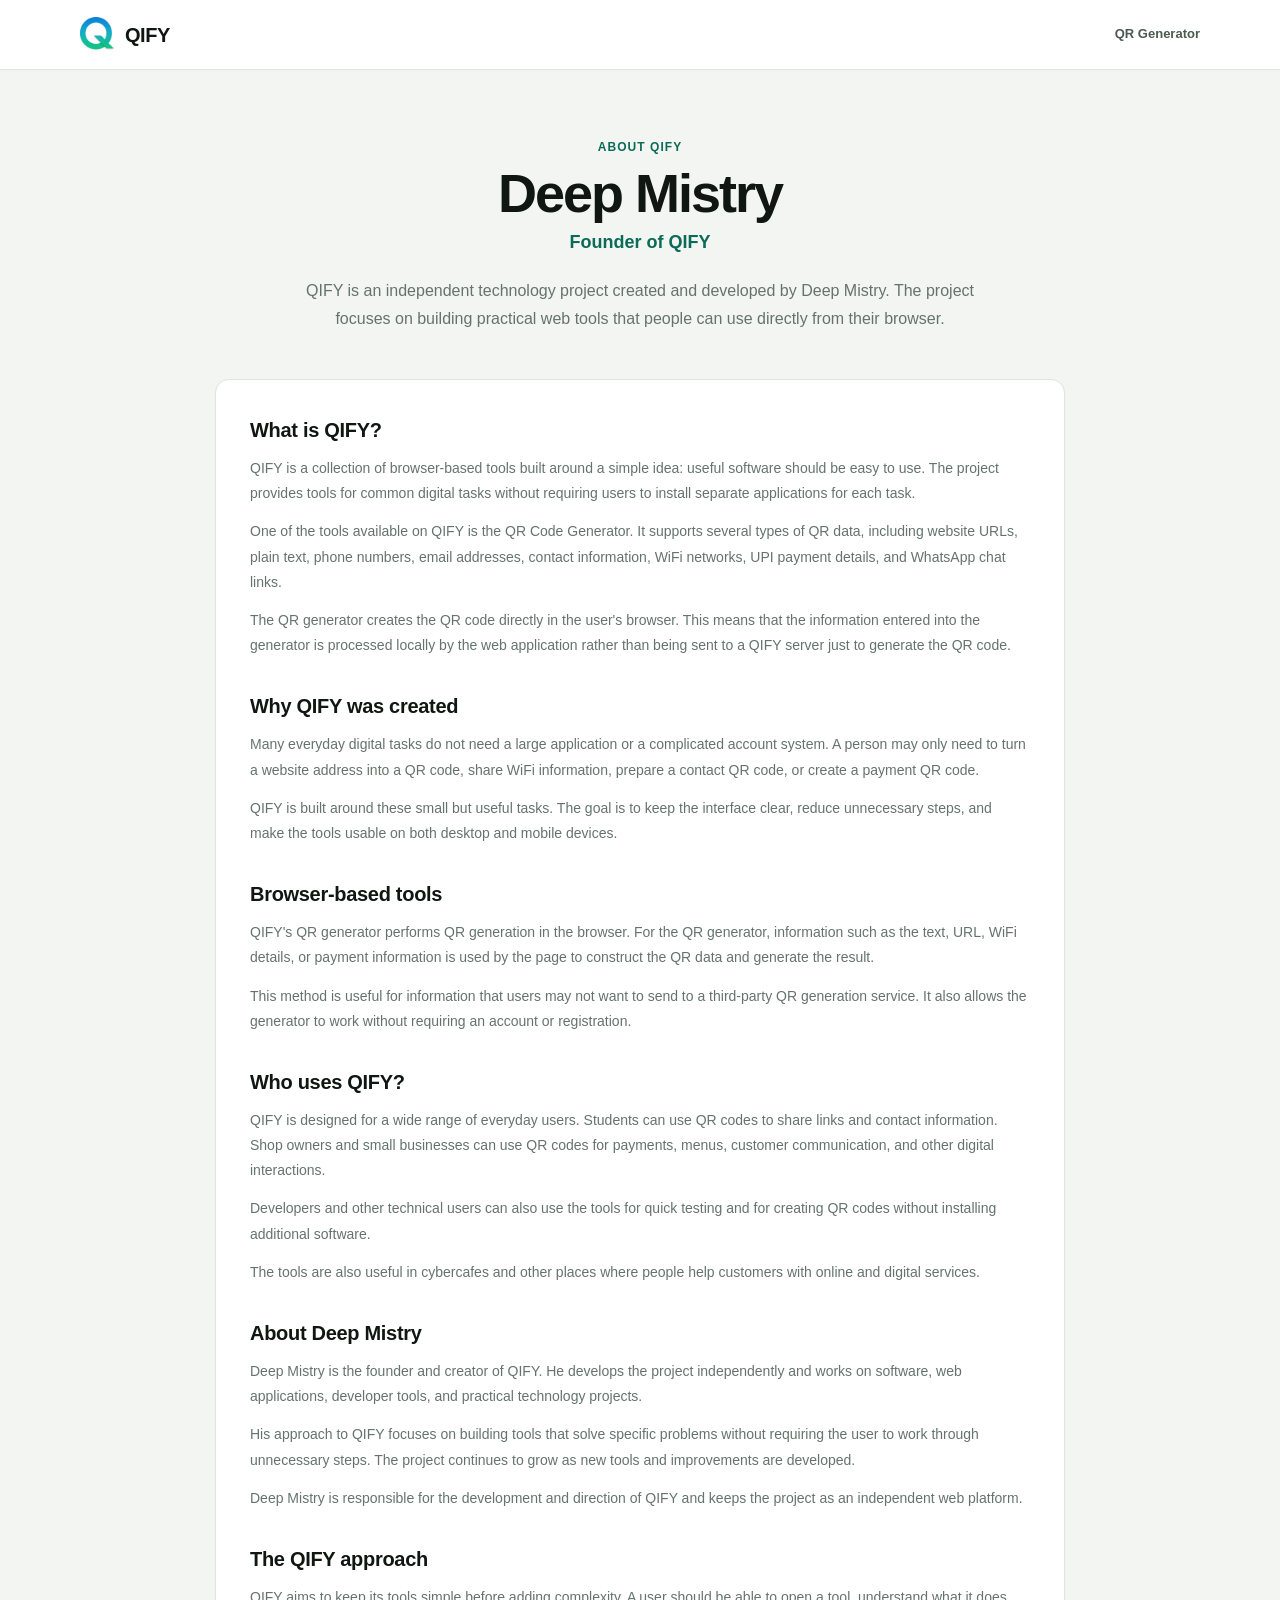
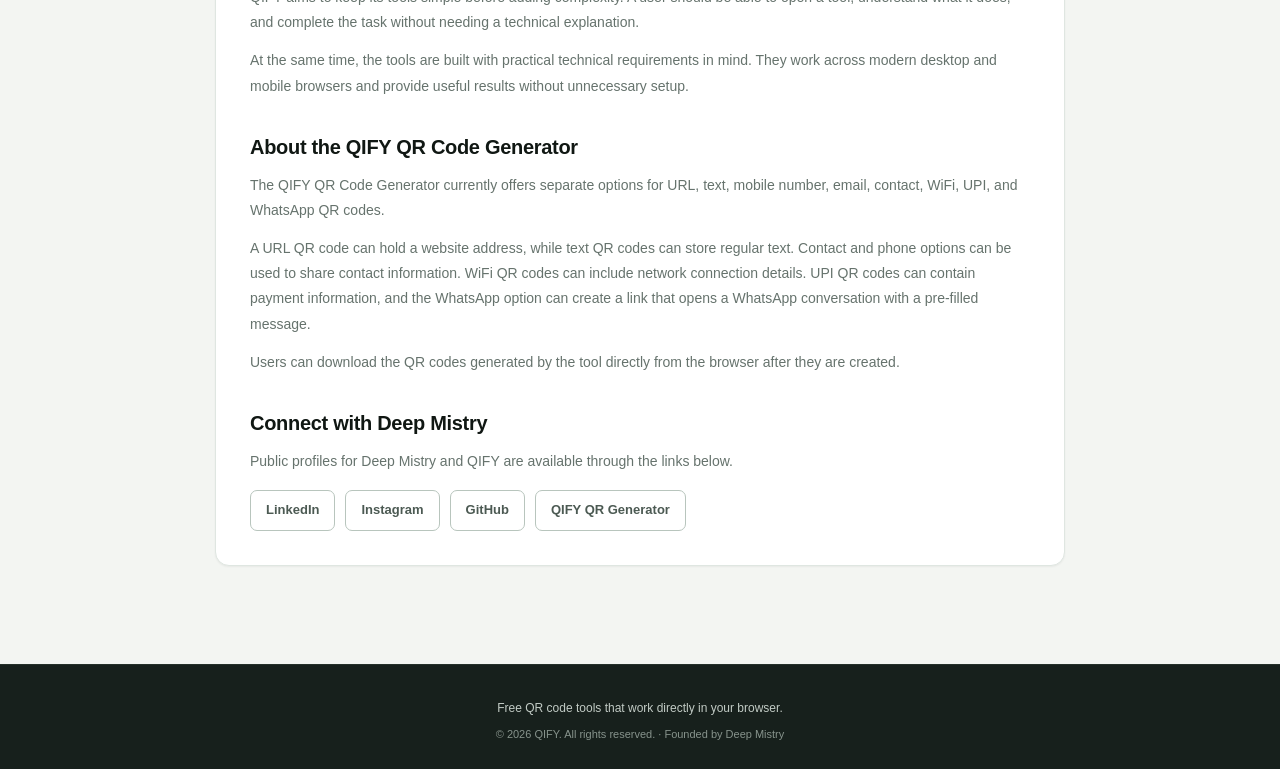
<file: pages/about.html>
<!DOCTYPE html>

<html lang="en">
<head>
    <meta charset="UTF-8">


<meta
    name="viewport"
    content="width=device-width, initial-scale=1.0"
>

<title>About QIFY – Deep Mistry, Founder of QIFY</title>

<meta
    name="description"
    content="Learn about QIFY, its tools and purpose, and Deep Mistry, the founder and creator of QIFY."
>
<link rel="icon" type="image/png" href="/images/QIFY_LOGO.svg">

<script async src="https://pagead2.googlesyndication.com/pagead/js/adsbygoogle.js?client=ca-pub-2619529671451391"
     crossorigin="anonymous"></script>

<link rel="stylesheet" href="/style.css">

<script type="application/ld+json">
{
    "@context": "https://schema.org",
    "@graph": [

        {
            "@type": "Organization",
            "@id": "https://qify.site/#organization",
            "name": "QIFY",
            "url": "https://qify.site/",
            "logo": {
                "@type": "ImageObject",
                "url": "https://qify.site/images/QIFY_LOGO_BLACK.png"
            },
            "founder": {
                "@id": "https://qify.site/pages/about.html#deep-mistry"
            }
        },

        {
            "@type": "Person",
            "@id": "https://qify.site/pages/about.html#deep-mistry",
            "name": "Deep Mistry",
            "jobTitle": "Founder of QIFY",
            "url": "https://qify.site/pages/about.html",
            "worksFor": {
                "@id": "https://qify.site/#organization"
            },
            "sameAs": [
                "https://www.linkedin.com/in/deep-mistry-founder-of-qify/",
                "https://www.instagram.com/deep_editz____/",
                "https://github.com/deep-mistry10"
            ]
        }

    ]
}
</script>


</head>

<body>

<header class="topbar">
    <div class="topbar-inner">


    <a
        href="../"
        class="brand"
        aria-label="QIFY home"
    >
        <img
            class="qifylogo"
            src="../images/QIFY_LOGO_BLACK.png"
            alt="QIFY" width="35" height="35"
        >

        <span class="brand-name">
            QIFY
        </span>
    </a>

    <div class="header-right">
        <a href="../">
            QR Generator
        </a>
    </div>

</div>


</header>

<main>

<!-- INTRODUCTION -->

<section class="about-page" aria-labelledby="page-title">

    <div class="about-page-inner">

        <span class="eyebrow">
            ABOUT QIFY
        </span>

        <h1 id="page-title">
            Deep Mistry
        </h1>

        <h2>
            Founder of QIFY
        </h2>

        <p class="about-lead">
            QIFY is an independent technology project created and
            developed by Deep Mistry. The project focuses on building
            practical web tools that people can use directly from
            their browser.
        </p>


        <!-- ABOUT QIFY -->

        <div class="about-content">

            <h2>
                What is QIFY?
            </h2>

            <p>
                QIFY is a collection of browser-based tools built
                around a simple idea: useful software should be
                easy to use. The project provides tools
                for common digital tasks without requiring users to
                install separate applications for each task.
            </p>

            <p>
                One of the tools available on QIFY is the QR Code
                Generator. It supports several types of QR data,
                including website URLs, plain text, phone numbers,
                email addresses, contact information, WiFi networks,
                UPI payment details, and WhatsApp chat links.
            </p>

            <p>
                The QR generator creates the QR code
                directly in the user's browser. This means that the
                information entered into the generator is processed
                locally by the web application rather than being
                sent to a QIFY server just to generate the QR
                code.
            </p>


            <!-- WHY IT EXISTS -->

            <h2>
                Why QIFY was created
            </h2>

            <p>
                Many everyday digital tasks do not need a large
                application or a complicated account system. A person
                may only need to turn a website address into a QR code,
                share WiFi information, prepare a contact QR code, or
                create a payment QR code.
            </p>

            <p>
                QIFY is built around these small but useful tasks.
                The goal is to keep the interface clear, reduce
                unnecessary steps, and make the tools usable on both
                desktop and mobile devices.
            </p>


            <!-- PRIVACY / BROWSER PROCESSING -->

            <h2>
                Browser-based tools
            </h2>

            <p>
                QIFY's QR generator performs QR
                generation in the browser. For the QR generator,
                information such as the text, URL, WiFi details, or
                payment information is used by the page to construct
                the QR data and generate the result.
            </p>

            <p>
                This method is useful for information that users
                may not want to send to a third-party QR generation
                service. It also allows the generator to work without
                requiring an account or registration.
            </p>


            <!-- WHO IT IS FOR -->

            <h2>
                Who uses QIFY?
            </h2>

            <p>
                QIFY is designed for a wide range of everyday users.
                Students can use QR codes to share links and contact
                information. Shop owners and small businesses can use
                QR codes for payments, menus, customer communication,
                and other digital interactions.
            </p>

            <p>
                Developers and other technical users can also use the
                tools for quick testing and for creating QR codes
                without installing additional software.
            </p>

            <p>
                The tools are also useful in cybercafes
                and other places where people help customers
                with online and digital services.
            </p>


            <!-- DEEP MISTRY -->

            <h2>
                About Deep Mistry
            </h2>

            <p>
                Deep Mistry is the founder and creator of QIFY.
                He develops the project independently and works on
                software, web applications, developer tools, and
                practical technology projects.
            </p>

            <p>
                His approach to QIFY focuses on building tools
                that solve specific problems without requiring the
                user to work through unnecessary steps. The project
                continues to grow as new tools and improvements
                are developed.
            </p>

            <p>
                Deep Mistry is responsible for the development and
                direction of QIFY and keeps the project as an
                independent web platform.
            </p>


            <!-- PROJECT APPROACH -->

            <h2>
                The QIFY approach
            </h2>

            <p>
                QIFY aims to keep its tools simple before
                adding complexity. A user should be able to open a
                tool, understand what it does, and complete the task
                without needing a technical explanation.
            </p>

            <p>
                At the same time, the tools are built with practical
                technical requirements in mind. They work across modern
                desktop and mobile browsers and provide useful results
                without unnecessary setup.
            </p>


            <!-- CURRENT QR GENERATOR -->

            <h2>
                About the QIFY QR Code Generator
            </h2>

            <p>
                The QIFY QR Code Generator currently offers separate
                options for URL, text, mobile number, email, contact,
                WiFi, UPI, and WhatsApp QR codes.
            </p>

            <p>
                A URL QR code can hold a website address, while
                text QR codes can store regular text. Contact and
                phone options can be used to share contact information.
                WiFi QR codes can include network connection details.
                UPI QR codes can contain payment information, and the
                WhatsApp option can create a link that opens a
                WhatsApp conversation with a pre-filled message.
            </p>

            <p>
                Users can download the QR codes generated by the
                tool directly from the browser after they are created.
            </p>


            <!-- CONNECT -->

            <h2>
                Connect with Deep Mistry
            </h2>

            <p>
                Public profiles for Deep Mistry and QIFY are available
                through the links below.
            </p>

            <div class="about-links">

                <a
                    href="https://www.linkedin.com/in/deep-mistry-founder-of-qify/"
                    target="_blank"
                    rel="noopener noreferrer">
                
                    LinkedIn
                </a>

                <a
                    href="https://www.instagram.com/deep_editz____/"
                    target="_blank"
                    rel="noopener noreferrer">
                
                    Instagram
                </a>

                <a
                    href="https://github.com/deep-mistry10"
                    target="_blank"
                    rel="noopener noreferrer">
                
                    GitHub
                </a>

                <a href="/"
                    target="_blank"
                    rel="noopener noreferrer">
                    QIFY QR Generator
                </a>

            </div>

        </div>

    </div>

</section>

</main>

<footer class="site-footer">

<div class="footer-inner">

    <p>
        Free QR code tools that work directly in your browser.
    </p>

    <small>
        © 2026 QIFY. All rights reserved.
        · Founded by Deep Mistry
    </small>

</div>

</footer>

</body>
</html>
</file>
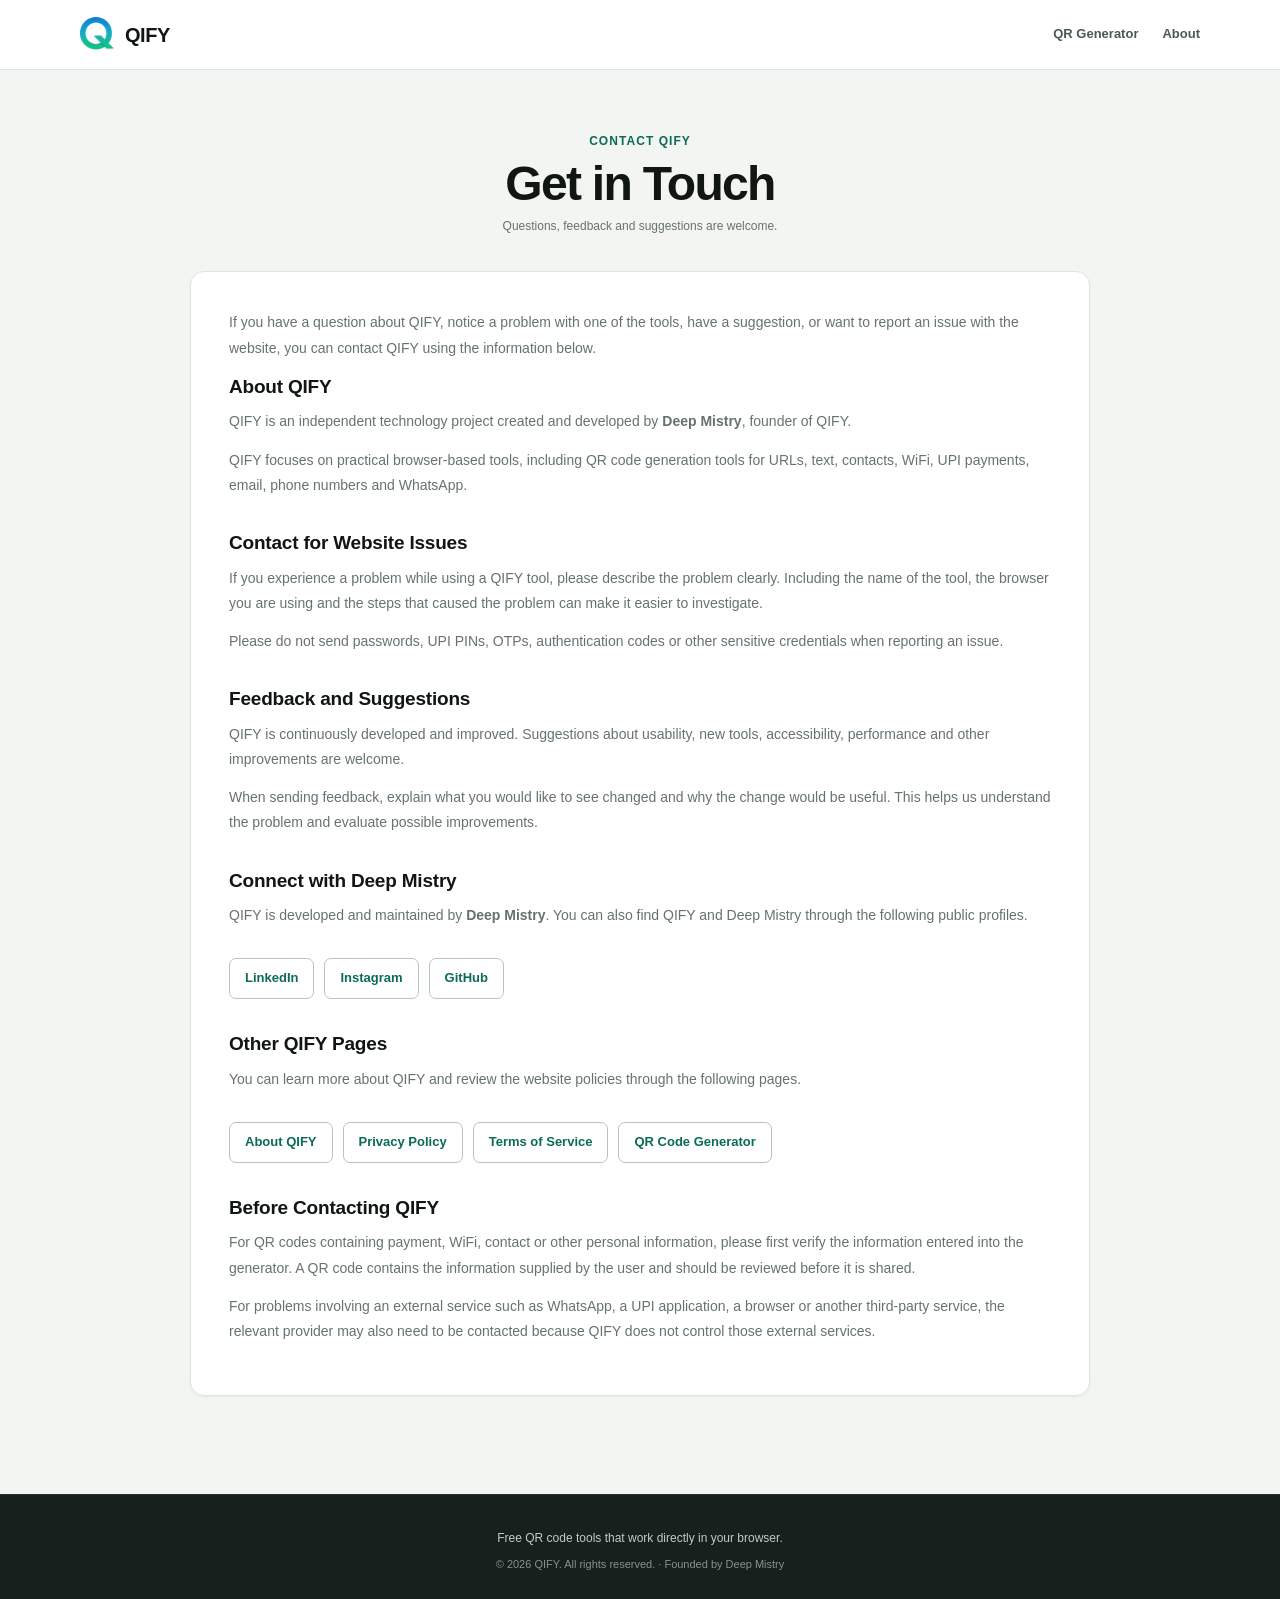
<file: pages/contact.html>
<!DOCTYPE html>
<html lang="en">
<head>
    <meta charset="UTF-8">

    <meta
        name="viewport"
        content="width=device-width, initial-scale=1.0"
    >

    <title>Contact QIFY – Get in Touch with Deep Mistry</title>

    <meta
        name="description"
        content="Contact QIFY for questions, feedback, suggestions, website issues or other enquiries. QIFY is developed and maintained by Deep Mistry."
    >
    <link rel="icon" type="image/png" href="/images/QIFY_LOGO.svg">

    <script async src="https://pagead2.googlesyndication.com/pagead/js/adsbygoogle.js?client=ca-pub-2619529671451391"
     crossorigin="anonymous"></script>

    <link rel="stylesheet" href="../style.css">
</head>

<body>

<header class="topbar">

    <div class="topbar-inner">

        <a
            href="../"
            class="brand"
            aria-label="QIFY home"
        >
            <img
                class="qifylogo"
                src="../images/QIFY_LOGO_BLACK.png"
                alt="QIFY" width="35" height="35"
            >

            <span class="brand-name">
                QIFY
            </span>
        </a>

        <div class="header-right">

            <a href="../">
                QR Generator
            </a>

            <a href="about.html">
                About
            </a>

        </div>

    </div>

</header>


<main>

    <section class="legal-page" aria-labelledby="page-title">

        <div class="legal-page-inner">

            <span class="eyebrow">
                CONTACT QIFY
            </span>

            <h1 id="page-title">
                Get in Touch
            </h1>

            <p class="legal-updated">
                Questions, feedback and suggestions are welcome.
            </p>


            <div class="legal-content">

                <p>
                    If you have a question about QIFY, notice a problem
                    with one of the tools, have a suggestion, or want to
                    report an issue with the website, you can contact
                    QIFY using the information below.
                </p>

                <h2>
                    About QIFY
                </h2>

                <p>
                    QIFY is an independent technology project created
                    and developed by <strong>Deep Mistry</strong>,
                    founder of QIFY.
                </p>

                <p>
                    QIFY focuses on practical browser-based tools,
                    including QR code generation tools for URLs, text,
                    contacts, WiFi, UPI payments, email, phone numbers
                    and WhatsApp.
                </p>


                <h2>
                    Contact for Website Issues
                </h2>

                <p>
                    If you experience a problem while using a QIFY tool,
                    please describe the problem clearly. Including the
                    name of the tool, the browser you are using and the
                    steps that caused the problem can make it easier to
                    investigate.
                </p>

                <p>
                    Please do not send passwords, UPI PINs, OTPs,
                    authentication codes or other sensitive credentials
                    when reporting an issue.
                </p>


                <h2>
                    Feedback and Suggestions
                </h2>

                <p>
                    QIFY is continuously developed and improved.
                    Suggestions about usability, new tools, accessibility,
                    performance and other improvements are welcome.
                </p>

                <p>
                    When sending feedback, explain what you would like
                    to see changed and why the change would be useful.
                    This helps us understand the problem and evaluate
                    possible improvements.
                </p>


                <h2>
                    Connect with Deep Mistry
                </h2>

                <p>
                    QIFY is developed and maintained by
                    <strong>Deep Mistry</strong>. You can also find
                    QIFY and Deep Mistry through the following public
                    profiles.
                </p>

                <div class="legal-links">

                    <a
                        href="https://www.linkedin.com/in/deep-mistry-founder-of-qify/"
                        target="_blank"
                        rel="noopener noreferrer">
                    
                        LinkedIn
                    </a>

                    <a
                        href="https://www.instagram.com/deep_editz____/"
                        target="_blank"
                        rel="noopener noreferrer">
                    
                        Instagram
                    </a>

                    <a
                        href="https://github.com/deep-mistry10"
                        target="_blank"
                        rel="noopener noreferrer">
                    
                        GitHub
                    </a>

                </div>


                <h2>
                    Other QIFY Pages
                </h2>

                <p>
                    You can learn more about QIFY and review the website
                    policies through the following pages.
                </p>

                <div class="legal-links">

                    <a href="about.html">
                        About QIFY
                    </a>

                    <a href="privacy-policy.html">
                        Privacy Policy
                    </a>

                    <a href="terms.html">
                        Terms of Service
                    </a>

                    <a href="../">
                        QR Code Generator
                    </a>

                </div>


                <h2>
                    Before Contacting QIFY
                </h2>

                <p>
                    For QR codes containing payment, WiFi, contact or
                    other personal information, please first verify the
                    information entered into the generator. A QR code
                    contains the information supplied by the user and
                    should be reviewed before it is shared.
                </p>

                <p>
                    For problems involving an external service such as
                    WhatsApp, a UPI application, a browser or another
                    third-party service, the relevant provider may also
                    need to be contacted because QIFY does not control
                    those external services.
                </p>

            </div>

        </div>

    </section>

</main>


<footer class="site-footer">

    <div class="footer-inner">

        <p>
            Free QR code tools that work directly in your browser.
        </p>

        <small>
            © 2026 QIFY. All rights reserved.
            · Founded by Deep Mistry
        </small>

    </div>

</footer>

</body>
</html>
</file>
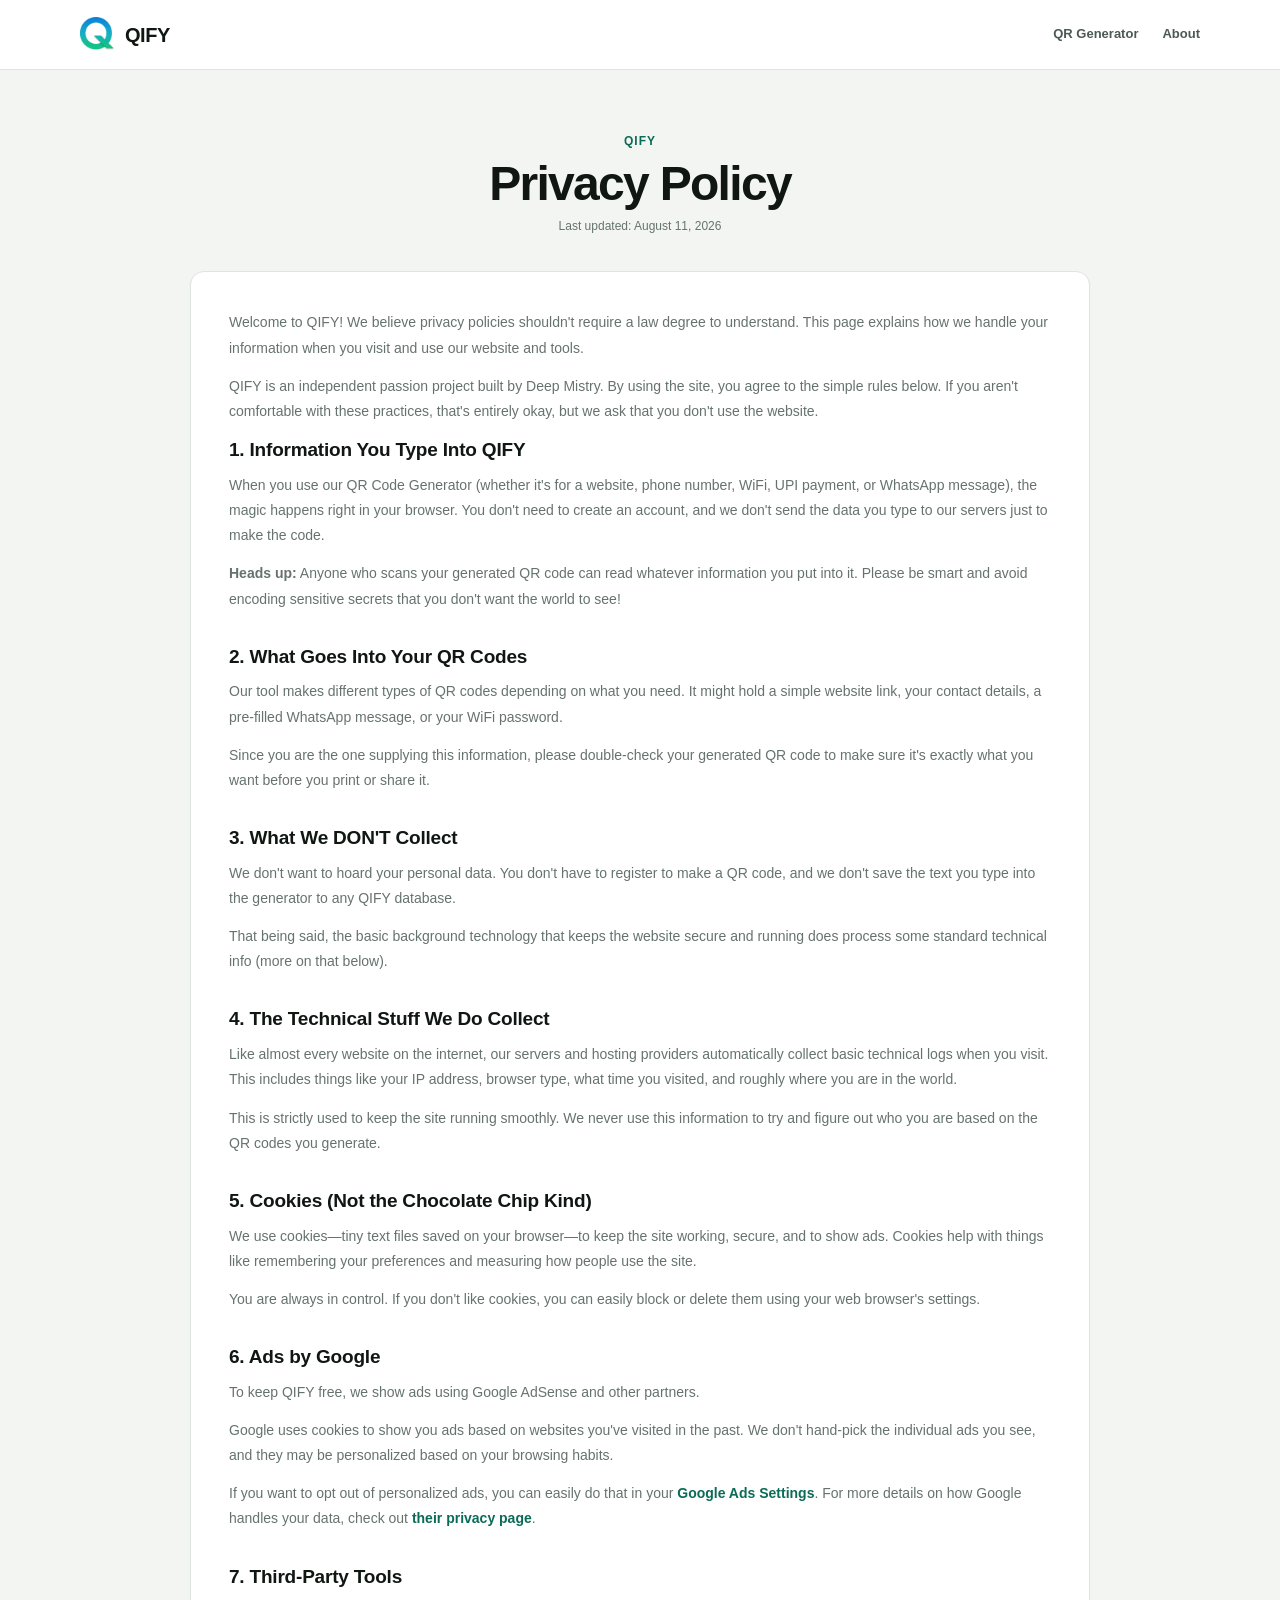
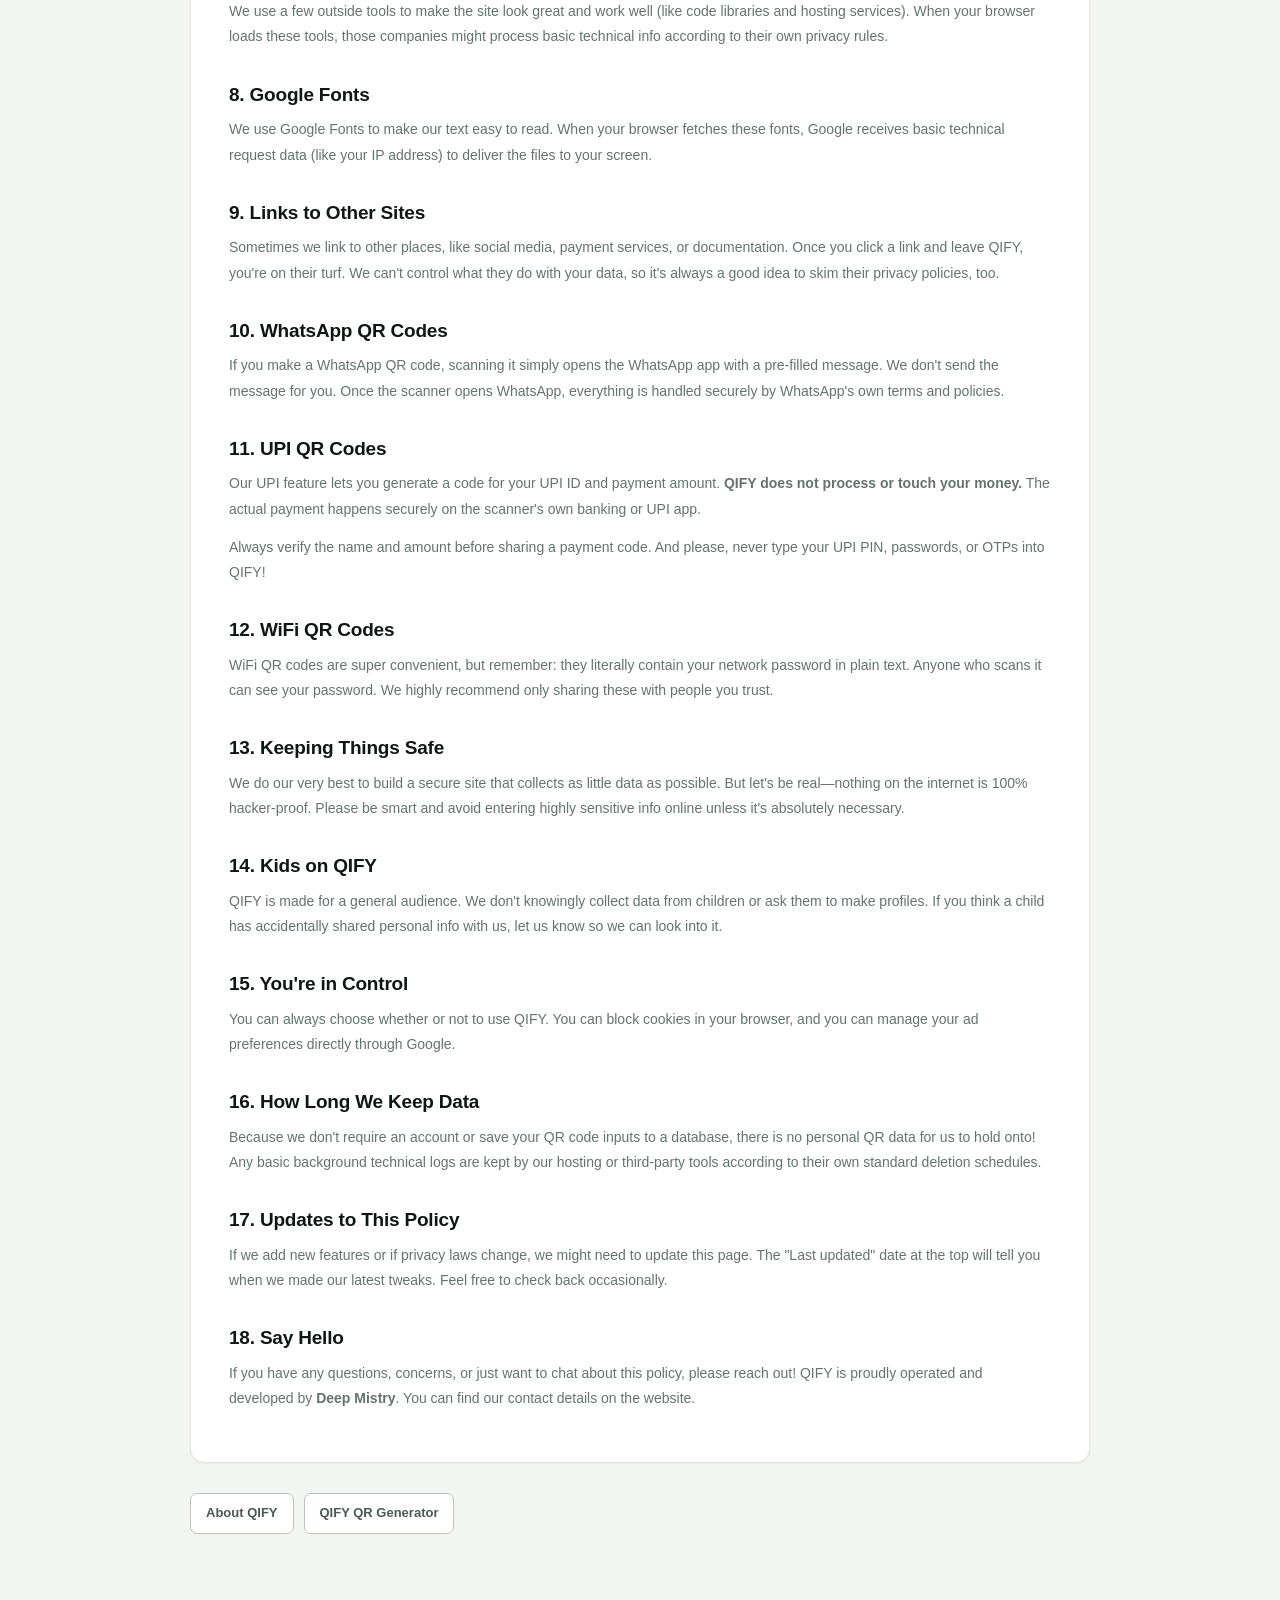
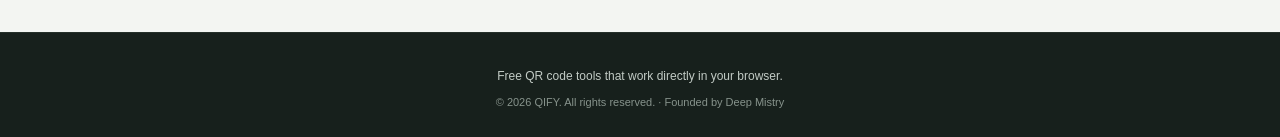
<file: pages/privacy-policy.html>
<!DOCTYPE html>
<html lang="en">
<head>
  <meta charset="UTF-8">
  <meta name="viewport" content="width=device-width, initial-scale=1.0">
  <title>Privacy Policy – QIFY</title>
  <meta name="description" content="Read the QIFY Privacy Policy to understand how QIFY handles information, browser-based QR generation, cookies, analytics, advertising and third-party services.">
  <script async src="https://pagead2.googlesyndication.com/pagead/js/adsbygoogle.js?client=ca-pub-2619529671451391"
     crossorigin="anonymous"></script>
     <link rel="icon" type="image/png" href="/images/QIFY_LOGO.svg">


  <link rel="stylesheet" href="../style.css">
</head>
<body>

  <header class="topbar">
    <div class="topbar-inner">
      <a href="../" class="brand" aria-label="QIFY home">
        <img class="qifylogo" src="../images/QIFY_LOGO_BLACK.png" alt="QIFY" width="35" height="35">
        <span class="brand-name">QIFY</span>
      </a>
      <div class="header-right">
        <a href="../">QR Generator</a>
        <a href="about.html">About</a>
      </div>
    </div>
  </header>

  <main>
    <section class="legal-page" aria-labelledby="page-title">
      <div class="legal-page-inner">
        <span class="eyebrow">QIFY</span>
        <h1 id="page-title">Privacy Policy</h1>
        <p class="legal-updated">Last updated: August 11, 2026</p>

<div class="legal-content">
          <p>Welcome to QIFY! We believe privacy policies shouldn't require a law degree to understand. This page explains how we handle your information when you visit and use our website and tools.</p>
          <p>QIFY is an independent passion project built by Deep Mistry. By using the site, you agree to the simple rules below. If you aren't comfortable with these practices, that's entirely okay, but we ask that you don't use the website.</p>

          <h2>1. Information You Type Into QIFY</h2>
          <p>When you use our QR Code Generator (whether it's for a website, phone number, WiFi, UPI payment, or WhatsApp message), the magic happens right in your browser. You don't need to create an account, and we don't send the data you type to our servers just to make the code.</p>
          <p><strong>Heads up:</strong> Anyone who scans your generated QR code can read whatever information you put into it. Please be smart and avoid encoding sensitive secrets that you don't want the world to see!</p>

          <h2>2. What Goes Into Your QR Codes</h2>
          <p>Our tool makes different types of QR codes depending on what you need. It might hold a simple website link, your contact details, a pre-filled WhatsApp message, or your WiFi password.</p>
          <p>Since you are the one supplying this information, please double-check your generated QR code to make sure it's exactly what you want before you print or share it.</p>

          <h2>3. What We DON'T Collect</h2>
          <p>We don't want to hoard your personal data. You don't have to register to make a QR code, and we don't save the text you type into the generator to any QIFY database.</p>
          <p>That being said, the basic background technology that keeps the website secure and running does process some standard technical info (more on that below).</p>

          <h2>4. The Technical Stuff We Do Collect</h2>
          <p>Like almost every website on the internet, our servers and hosting providers automatically collect basic technical logs when you visit. This includes things like your IP address, browser type, what time you visited, and roughly where you are in the world.</p>
          <p>This is strictly used to keep the site running smoothly. We never use this information to try and figure out who you are based on the QR codes you generate.</p>

          <h2>5. Cookies (Not the Chocolate Chip Kind)</h2>
          <p>We use cookies—tiny text files saved on your browser—to keep the site working, secure, and to show ads. Cookies help with things like remembering your preferences and measuring how people use the site.</p>
          <p>You are always in control. If you don't like cookies, you can easily block or delete them using your web browser's settings.</p>

          <h2>6. Ads by Google</h2>
          <p>To keep QIFY free, we show ads using Google AdSense and other partners.</p>
          <p>Google uses cookies to show you ads based on websites you've visited in the past. We don't hand-pick the individual ads you see, and they may be personalized based on your browsing habits.</p>
          <p>If you want to opt out of personalized ads, you can easily do that in your <a href="https://adssettings.google.com/" target="_blank" rel="noopener noreferrer">Google Ads Settings</a>. For more details on how Google handles your data, check out <a href="https://policies.google.com/technologies/partner-sites" target="_blank" rel="noopener noreferrer">their privacy page</a>.</p>

          <h2>7. Third-Party Tools</h2>
          <p>We use a few outside tools to make the site look great and work well (like code libraries and hosting services). When your browser loads these tools, those companies might process basic technical info according to their own privacy rules.</p>

          <h2>8. Google Fonts</h2>
          <p>We use Google Fonts to make our text easy to read. When your browser fetches these fonts, Google receives basic technical request data (like your IP address) to deliver the files to your screen.</p>

          <h2>9. Links to Other Sites</h2>
          <p>Sometimes we link to other places, like social media, payment services, or documentation. Once you click a link and leave QIFY, you're on their turf. We can't control what they do with your data, so it's always a good idea to skim their privacy policies, too.</p>

          <h2>10. WhatsApp QR Codes</h2>
          <p>If you make a WhatsApp QR code, scanning it simply opens the WhatsApp app with a pre-filled message. We don't send the message for you. Once the scanner opens WhatsApp, everything is handled securely by WhatsApp's own terms and policies.</p>

          <h2>11. UPI QR Codes</h2>
          <p>Our UPI feature lets you generate a code for your UPI ID and payment amount. <strong>QIFY does not process or touch your money.</strong> The actual payment happens securely on the scanner's own banking or UPI app.</p>
          <p>Always verify the name and amount before sharing a payment code. And please, never type your UPI PIN, passwords, or OTPs into QIFY!</p>

          <h2>12. WiFi QR Codes</h2>
          <p>WiFi QR codes are super convenient, but remember: they literally contain your network password in plain text. Anyone who scans it can see your password. We highly recommend only sharing these with people you trust.</p>

          <h2>13. Keeping Things Safe</h2>
          <p>We do our very best to build a secure site that collects as little data as possible. But let's be real—nothing on the internet is 100% hacker-proof. Please be smart and avoid entering highly sensitive info online unless it's absolutely necessary.</p>

          <h2>14. Kids on QIFY</h2>
          <p>QIFY is made for a general audience. We don't knowingly collect data from children or ask them to make profiles. If you think a child has accidentally shared personal info with us, let us know so we can look into it.</p>

          <h2>15. You're in Control</h2>
          <p>You can always choose whether or not to use QIFY. You can block cookies in your browser, and you can manage your ad preferences directly through Google.</p>

          <h2>16. How Long We Keep Data</h2>
          <p>Because we don't require an account or save your QR code inputs to a database, there is no personal QR data for us to hold onto! Any basic background technical logs are kept by our hosting or third-party tools according to their own standard deletion schedules.</p>

          <h2>17. Updates to This Policy</h2>
          <p>If we add new features or if privacy laws change, we might need to update this page. The "Last updated" date at the top will tell you when we made our latest tweaks. Feel free to check back occasionally.</p>

          <h2>18. Say Hello</h2>
          <p>If you have any questions, concerns, or just want to chat about this policy, please reach out! QIFY is proudly operated and developed by <strong>Deep Mistry</strong>. You can find our contact details on the website.</p>
       </div>
          <div class="legal-links">
            <a href="about.html">About QIFY</a>
            <a href="../">QIFY QR Generator</a>
          </div>
        </div>
      </div>
    </section>
  </main>

  <footer class="site-footer">
    <div class="footer-inner">
      <p>Free QR code tools that work directly in your browser.</p>
      <small>© 2026 QIFY. All rights reserved. · Founded by Deep Mistry</small>
    </div>
  </footer>

</body>
</html>
</file>
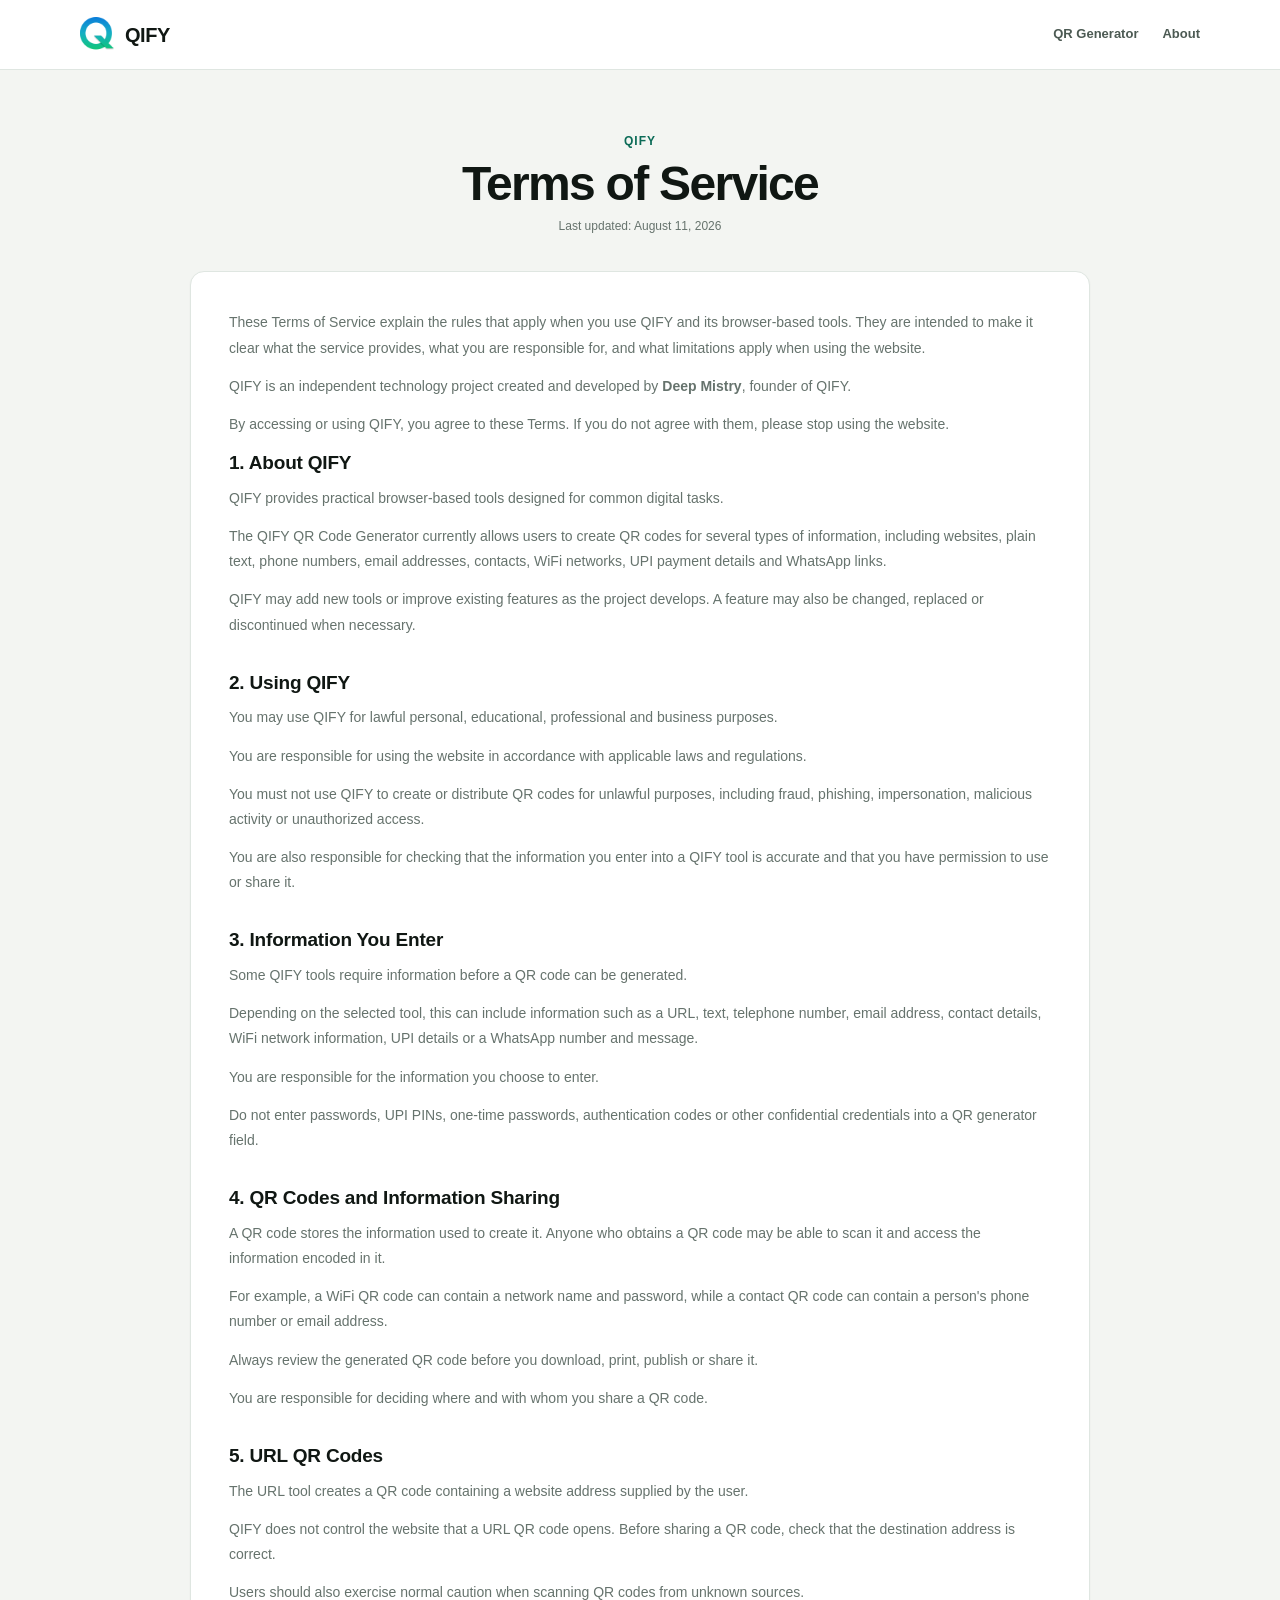
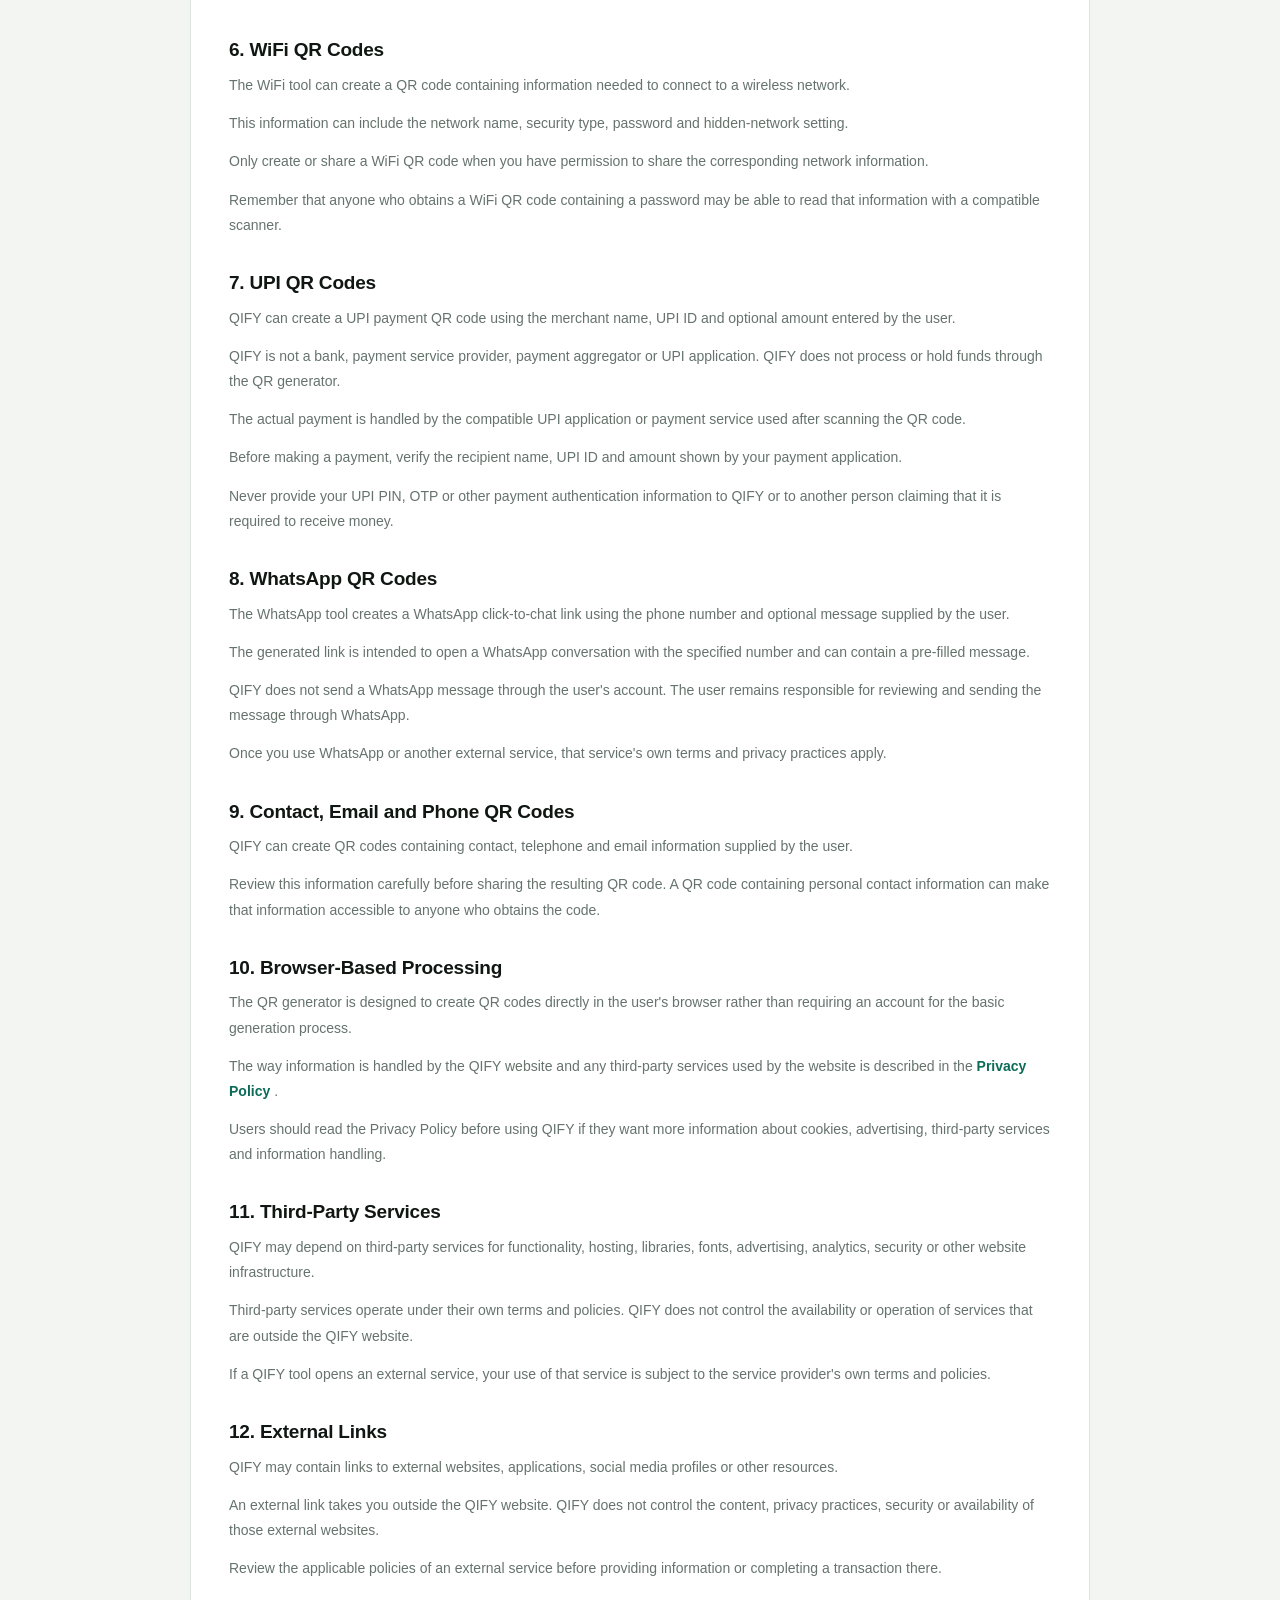
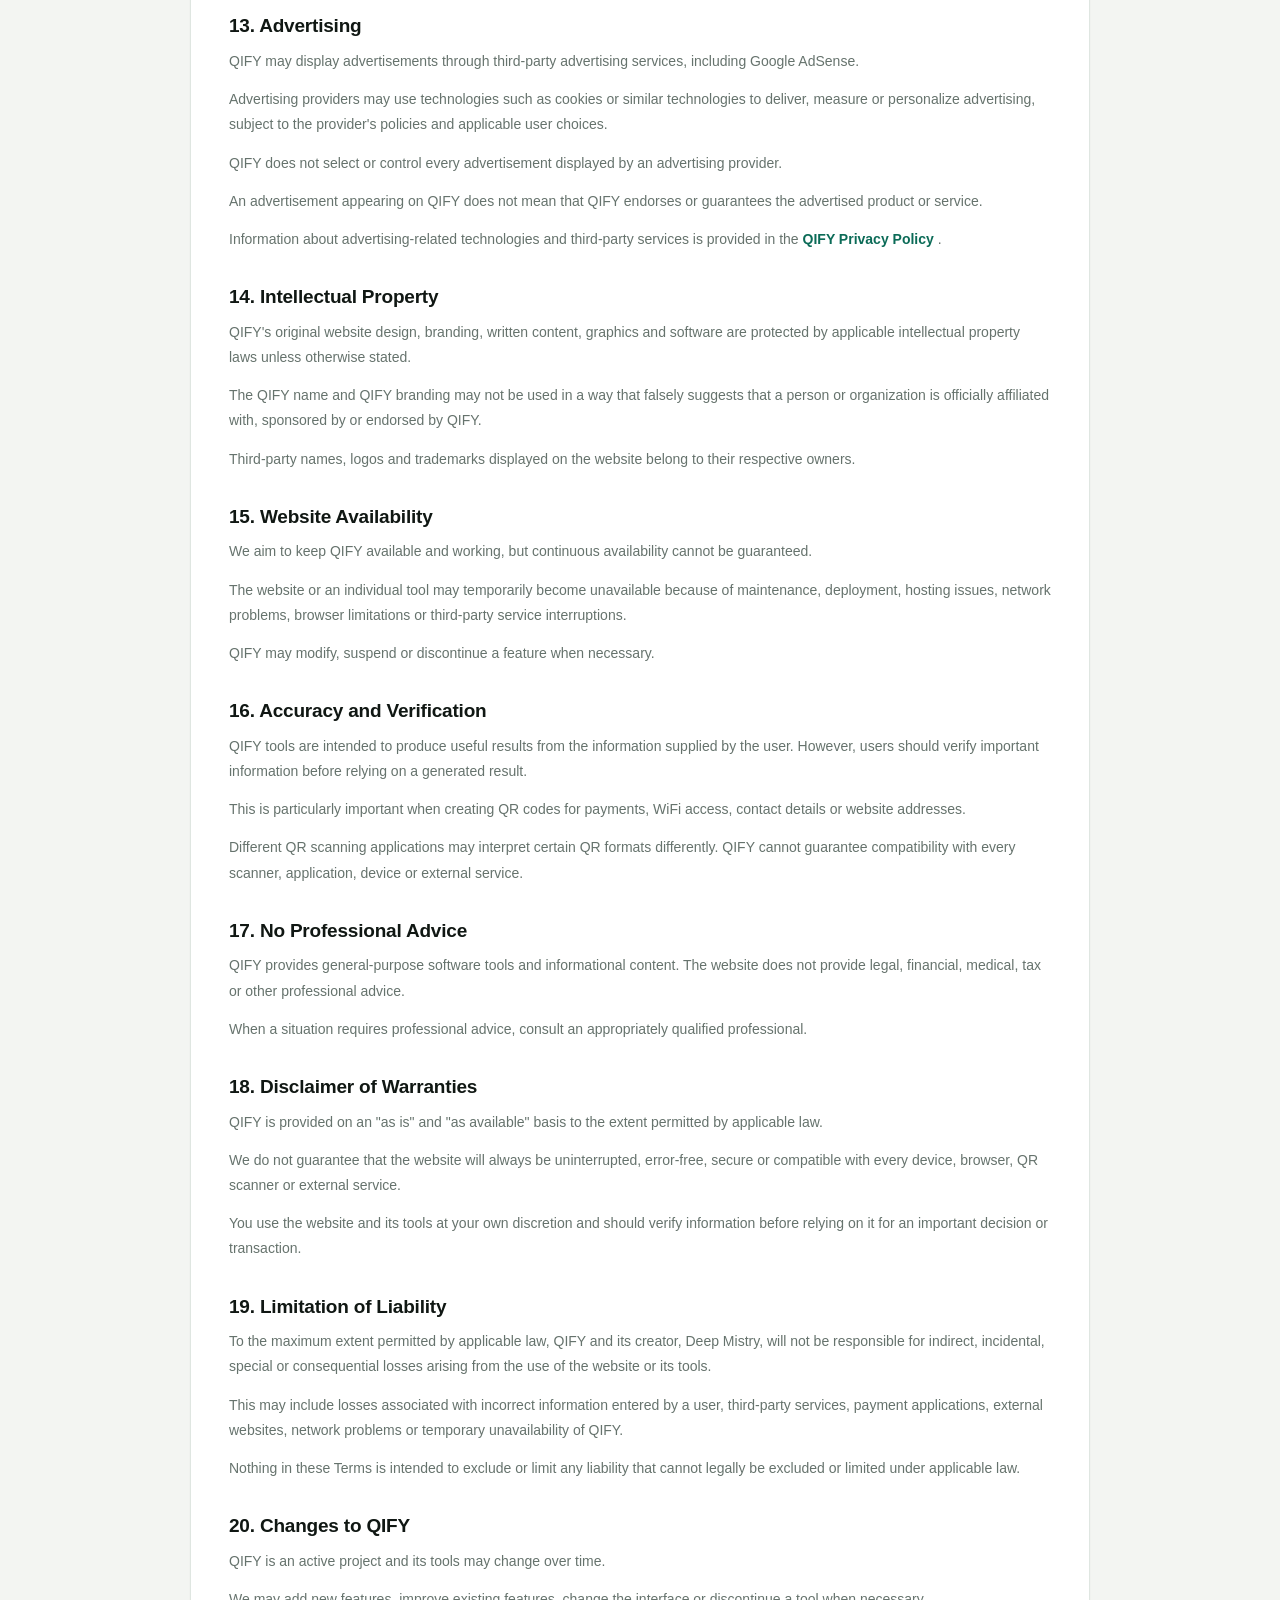
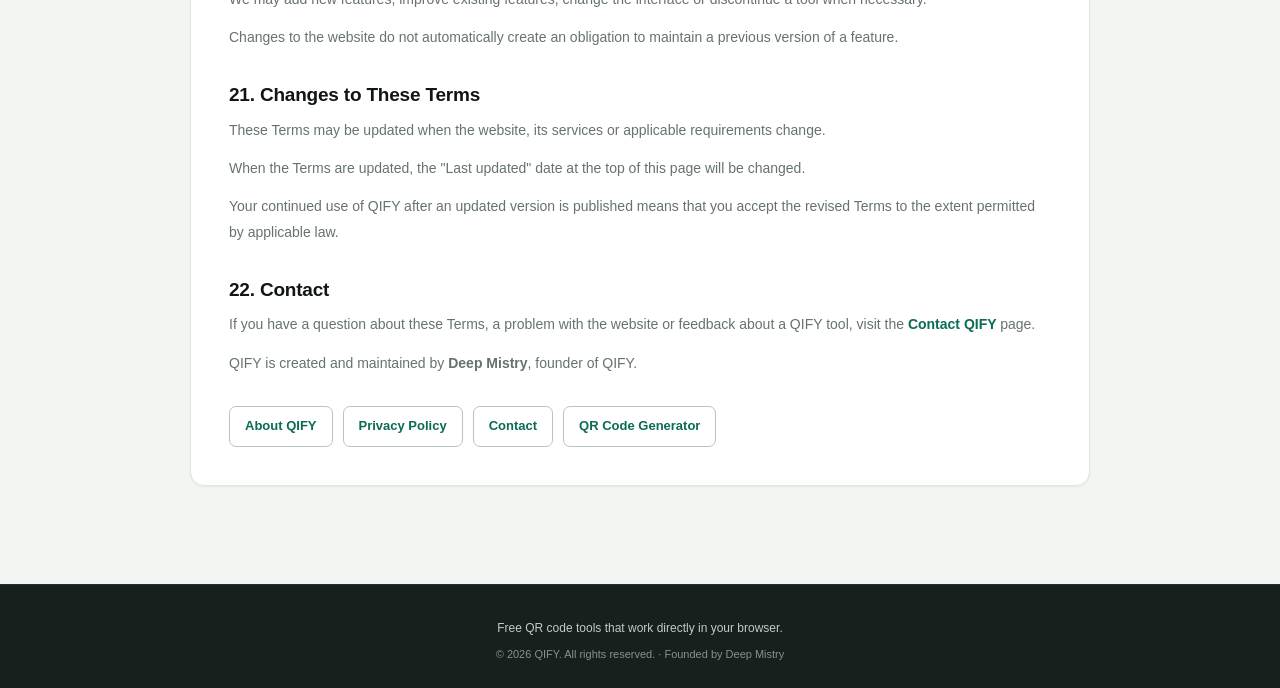
<file: pages/terms.html>
<!DOCTYPE html>
<html lang="en">

<head>

    <meta charset="UTF-8">

    <meta
        name="viewport"
        content="width=device-width, initial-scale=1.0"
    >
    <link rel="icon" type="image/png" href="/images/QIFY_LOGO.svg">

    <title>Terms of Service – QIFY</title>

    <meta
        name="description"
        content="Read the QIFY Terms of Service for using the QIFY QR Code Generator and other browser-based tools, including URL, text, WiFi, UPI, contact, email, phone and WhatsApp QR tools."
    >

    <!-- Google AdSense -->
    <script
        async
        src="https://pagead2.googlesyndication.com/pagead/js/adsbygoogle.js?client=ca-pub-2619529671451391"
        crossorigin="anonymous">
    </script>

    <link
        rel="stylesheet"
        href="/style.css"
    >

</head>


<body>


<!-- =========================
     HEADER
========================= -->

<header class="topbar">

    <div class="topbar-inner">

        <a
            href="../"
            class="brand"
            aria-label="QIFY home"
        >

            <img
                class="qifylogo"
                src="../images/QIFY_LOGO_BLACK.png"
                alt="QIFY" width="35" height="35"
            >

            <span class="brand-name">
                QIFY
            </span>

        </a>


        <div class="header-right">

            <a href="../">
                QR Generator
            </a>

            <a href="about.html">
                About
            </a>

        </div>

    </div>

</header>



<!-- =========================
     MAIN
========================= -->

<main>

    <section class="legal-page" aria-labelledby="page-title">

        <div class="legal-page-inner">

            <span class="eyebrow">
                QIFY
            </span>


            <h1 id="page-title">
                Terms of Service
            </h1>


            <p class="legal-updated">
                Last updated: August 11, 2026
            </p>



            <div class="legal-content">


                <p>
                    These Terms of Service explain the rules that apply
                    when you use QIFY and its browser-based tools.
                    They are intended to make it clear what the service
                    provides, what you are responsible for, and what
                    limitations apply when using the website.
                </p>


                <p>
                    QIFY is an independent technology project created
                    and developed by <strong>Deep Mistry</strong>,
                    founder of QIFY.
                </p>


                <p>
                    By accessing or using QIFY, you agree to these Terms.
                    If you do not agree with them, please stop using
                    the website.
                </p>



                <!-- 1 -->

                <h2>
                    1. About QIFY
                </h2>


                <p>
                    QIFY provides practical browser-based tools designed
                    for common digital tasks.
                </p>


                <p>
                    The QIFY QR Code Generator currently allows users
                    to create QR codes for several types of information,
                    including websites, plain text, phone numbers,
                    email addresses, contacts, WiFi networks, UPI
                    payment details and WhatsApp links.
                </p>


                <p>
                    QIFY may add new tools or improve existing features
                    as the project develops. A feature may also be
                    changed, replaced or discontinued when necessary.
                </p>



                <!-- 2 -->

                <h2>
                    2. Using QIFY
                </h2>


                <p>
                    You may use QIFY for lawful personal, educational,
                    professional and business purposes.
                </p>


                <p>
                    You are responsible for using the website in
                    accordance with applicable laws and regulations.
                </p>


                <p>
                    You must not use QIFY to create or distribute QR
                    codes for unlawful purposes, including fraud,
                    phishing, impersonation, malicious activity or
                    unauthorized access.
                </p>


                <p>
                    You are also responsible for checking that the
                    information you enter into a QIFY tool is accurate
                    and that you have permission to use or share it.
                </p>



                <!-- 3 -->

                <h2>
                    3. Information You Enter
                </h2>


                <p>
                    Some QIFY tools require information before a QR
                    code can be generated.
                </p>


                <p>
                    Depending on the selected tool, this can include
                    information such as a URL, text, telephone number,
                    email address, contact details, WiFi network
                    information, UPI details or a WhatsApp number and
                    message.
                </p>


                <p>
                    You are responsible for the information you choose
                    to enter.
                </p>


                <p>
                    Do not enter passwords, UPI PINs, one-time
                    passwords, authentication codes or other
                    confidential credentials into a QR generator field.
                </p>



                <!-- 4 -->

                <h2>
                    4. QR Codes and Information Sharing
                </h2>


                <p>
                    A QR code stores the information used to create it.
                    Anyone who obtains a QR code may be able to scan it
                    and access the information encoded in it.
                </p>


                <p>
                    For example, a WiFi QR code can contain a network
                    name and password, while a contact QR code can
                    contain a person's phone number or email address.
                </p>


                <p>
                    Always review the generated QR code before you
                    download, print, publish or share it.
                </p>


                <p>
                    You are responsible for deciding where and with whom
                    you share a QR code.
                </p>



                <!-- 5 -->

                <h2>
                    5. URL QR Codes
                </h2>


                <p>
                    The URL tool creates a QR code containing a website
                    address supplied by the user.
                </p>


                <p>
                    QIFY does not control the website that a URL QR code
                    opens. Before sharing a QR code, check that the
                    destination address is correct.
                </p>


                <p>
                    Users should also exercise normal caution when
                    scanning QR codes from unknown sources.
                </p>



                <!-- 6 -->

                <h2>
                    6. WiFi QR Codes
                </h2>


                <p>
                    The WiFi tool can create a QR code containing
                    information needed to connect to a wireless network.
                </p>


                <p>
                    This information can include the network name,
                    security type, password and hidden-network setting.
                </p>


                <p>
                    Only create or share a WiFi QR code when you have
                    permission to share the corresponding network
                    information.
                </p>


                <p>
                    Remember that anyone who obtains a WiFi QR code
                    containing a password may be able to read that
                    information with a compatible scanner.
                </p>



                <!-- 7 -->

                <h2>
                    7. UPI QR Codes
                </h2>


                <p>
                    QIFY can create a UPI payment QR code using the
                    merchant name, UPI ID and optional amount entered
                    by the user.
                </p>


                <p>
                    QIFY is not a bank, payment service provider,
                    payment aggregator or UPI application. QIFY does
                    not process or hold funds through the QR generator.
                </p>


                <p>
                    The actual payment is handled by the compatible
                    UPI application or payment service used after
                    scanning the QR code.
                </p>


                <p>
                    Before making a payment, verify the recipient name,
                    UPI ID and amount shown by your payment application.
                </p>


                <p>
                    Never provide your UPI PIN, OTP or other payment
                    authentication information to QIFY or to another
                    person claiming that it is required to receive
                    money.
                </p>



                <!-- 8 -->

                <h2>
                    8. WhatsApp QR Codes
                </h2>


                <p>
                    The WhatsApp tool creates a WhatsApp click-to-chat
                    link using the phone number and optional message
                    supplied by the user.
                </p>


                <p>
                    The generated link is intended to open a WhatsApp
                    conversation with the specified number and can
                    contain a pre-filled message.
                </p>


                <p>
                    QIFY does not send a WhatsApp message through the
                    user's account. The user remains responsible for
                    reviewing and sending the message through WhatsApp.
                </p>


                <p>
                    Once you use WhatsApp or another external service,
                    that service's own terms and privacy practices
                    apply.
                </p>



                <!-- 9 -->

                <h2>
                    9. Contact, Email and Phone QR Codes
                </h2>


                <p>
                    QIFY can create QR codes containing contact,
                    telephone and email information supplied by the
                    user.
                </p>


                <p>
                    Review this information carefully before sharing the
                    resulting QR code. A QR code containing personal
                    contact information can make that information
                    accessible to anyone who obtains the code.
                </p>



                <!-- 10 -->

                <h2>
                    10. Browser-Based Processing
                </h2>


                <p>
                    The QR generator is designed to create QR codes
                    directly in the user's browser rather than requiring
                    an account for the basic generation process.
                </p>


                <p>
                    The way information is handled by the QIFY website
                    and any third-party services used by the website is
                    described in the
                    <a href="privacy-policy.html">
                        Privacy Policy
                    </a>.
                </p>


                <p>
                    Users should read the Privacy Policy before using
                    QIFY if they want more information about cookies,
                    advertising, third-party services and information
                    handling.
                </p>



                <!-- 11 -->

                <h2>
                    11. Third-Party Services
                </h2>


                <p>
                    QIFY may depend on third-party services for
                    functionality, hosting, libraries, fonts,
                    advertising, analytics, security or other website
                    infrastructure.
                </p>


                <p>
                    Third-party services operate under their own terms
                    and policies. QIFY does not control the availability
                    or operation of services that are outside the QIFY
                    website.
                </p>


                <p>
                    If a QIFY tool opens an external service, your use
                    of that service is subject to the service provider's
                    own terms and policies.
                </p>



                <!-- 12 -->

                <h2>
                    12. External Links
                </h2>


                <p>
                    QIFY may contain links to external websites,
                    applications, social media profiles or other
                    resources.
                </p>


                <p>
                    An external link takes you outside the QIFY
                    website. QIFY does not control the content, privacy
                    practices, security or availability of those
                    external websites.
                </p>


                <p>
                    Review the applicable policies of an external
                    service before providing information or completing
                    a transaction there.
                </p>



                <!-- 13 -->

                <h2>
                    13. Advertising
                </h2>


                <p>
                    QIFY may display advertisements through third-party
                    advertising services, including Google AdSense.
                </p>


                <p>
                    Advertising providers may use technologies such as
                    cookies or similar technologies to deliver,
                    measure or personalize advertising, subject to the
                    provider's policies and applicable user choices.
                </p>


                <p>
                    QIFY does not select or control every advertisement
                    displayed by an advertising provider.
                </p>


                <p>
                    An advertisement appearing on QIFY does not mean
                    that QIFY endorses or guarantees the advertised
                    product or service.
                </p>


                <p>
                    Information about advertising-related technologies
                    and third-party services is provided in the
                    <a href="privacy-policy.html">
                        QIFY Privacy Policy
                    </a>.
                </p>



                <!-- 14 -->

                <h2>
                    14. Intellectual Property
                </h2>


                <p>
                    QIFY's original website design, branding, written
                    content, graphics and software are protected by
                    applicable intellectual property laws unless
                    otherwise stated.
                </p>


                <p>
                    The QIFY name and QIFY branding may not be used in a
                    way that falsely suggests that a person or
                    organization is officially affiliated with,
                    sponsored by or endorsed by QIFY.
                </p>


                <p>
                    Third-party names, logos and trademarks displayed on
                    the website belong to their respective owners.
                </p>



                <!-- 15 -->

                <h2>
                    15. Website Availability
                </h2>


                <p>
                    We aim to keep QIFY available and working, but
                    continuous availability cannot be guaranteed.
                </p>


                <p>
                    The website or an individual tool may temporarily
                    become unavailable because of maintenance,
                    deployment, hosting issues, network problems,
                    browser limitations or third-party service
                    interruptions.
                </p>


                <p>
                    QIFY may modify, suspend or discontinue a feature
                    when necessary.
                </p>



                <!-- 16 -->

                <h2>
                    16. Accuracy and Verification
                </h2>


                <p>
                    QIFY tools are intended to produce useful results
                    from the information supplied by the user.
                    However, users should verify important information
                    before relying on a generated result.
                </p>


                <p>
                    This is particularly important when creating QR
                    codes for payments, WiFi access, contact details or
                    website addresses.
                </p>


                <p>
                    Different QR scanning applications may interpret
                    certain QR formats differently. QIFY cannot
                    guarantee compatibility with every scanner,
                    application, device or external service.
                </p>



                <!-- 17 -->

                <h2>
                    17. No Professional Advice
                </h2>


                <p>
                    QIFY provides general-purpose software tools and
                    informational content. The website does not provide
                    legal, financial, medical, tax or other professional
                    advice.
                </p>


                <p>
                    When a situation requires professional advice,
                    consult an appropriately qualified professional.
                </p>



                <!-- 18 -->

                <h2>
                    18. Disclaimer of Warranties
                </h2>


                <p>
                    QIFY is provided on an "as is" and "as available"
                    basis to the extent permitted by applicable law.
                </p>


                <p>
                    We do not guarantee that the website will always be
                    uninterrupted, error-free, secure or compatible
                    with every device, browser, QR scanner or external
                    service.
                </p>


                <p>
                    You use the website and its tools at your own
                    discretion and should verify information before
                    relying on it for an important decision or
                    transaction.
                </p>



                <!-- 19 -->

                <h2>
                    19. Limitation of Liability
                </h2>


                <p>
                    To the maximum extent permitted by applicable law,
                    QIFY and its creator, Deep Mistry, will not be
                    responsible for indirect, incidental, special or
                    consequential losses arising from the use of the
                    website or its tools.
                </p>


                <p>
                    This may include losses associated with incorrect
                    information entered by a user, third-party
                    services, payment applications, external websites,
                    network problems or temporary unavailability of
                    QIFY.
                </p>


                <p>
                    Nothing in these Terms is intended to exclude or
                    limit any liability that cannot legally be excluded
                    or limited under applicable law.
                </p>



                <!-- 20 -->

                <h2>
                    20. Changes to QIFY
                </h2>


                <p>
                    QIFY is an active project and its tools may change
                    over time.
                </p>


                <p>
                    We may add new features, improve existing features,
                    change the interface or discontinue a tool when
                    necessary.
                </p>


                <p>
                    Changes to the website do not automatically create
                    an obligation to maintain a previous version of a
                    feature.
                </p>



                <!-- 21 -->

                <h2>
                    21. Changes to These Terms
                </h2>


                <p>
                    These Terms may be updated when the website, its
                    services or applicable requirements change.
                </p>


                <p>
                    When the Terms are updated, the "Last updated" date
                    at the top of this page will be changed.
                </p>


                <p>
                    Your continued use of QIFY after an updated version
                    is published means that you accept the revised
                    Terms to the extent permitted by applicable law.
                </p>



                <!-- 22 -->

                <h2>
                    22. Contact
                </h2>


                <p>
                    If you have a question about these Terms, a problem
                    with the website or feedback about a QIFY tool,
                    visit the
                    <a href="contact.html">
                        Contact QIFY
                    </a>
                    page.
                </p>


                <p>
                    QIFY is created and maintained by
                    <strong>Deep Mistry</strong>, founder of QIFY.
                </p>



                <!-- LINKS -->

                <div class="legal-links">

                    <a href="about.html">
                        About QIFY
                    </a>


                    <a href="privacy-policy.html">
                        Privacy Policy
                    </a>


                    <a href="contact.html">
                        Contact
                    </a>


                    <a href="../">
                        QR Code Generator
                    </a>

                </div>


            </div>

        </div>

    </section>

</main>



<!-- =========================
     FOOTER
========================= -->

<footer class="site-footer">

    <div class="footer-inner">

        <p>
            Free QR code tools that work directly in your browser.
        </p>


        <small>
            © 2026 QIFY. All rights reserved.
            · Founded by Deep Mistry
        </small>

    </div>

</footer>


</body>
</html>
</file>
<file: style.css>
/* =========================================================
   QIFY — Professional Product UI
   Visual redesign only: existing HTML/JS hooks are preserved.
   ========================================================= */

* {
    box-sizing: border-box;
    margin: 0;
    padding: 0;
}

:root {
    --page: #f3f5f2;
    --surface: #ffffff;
    --surface-subtle: #f8faf8;
    --surface-muted: #eef2ef;

    --text: #17211d;
    --heading: #101713;
    --muted: #66736d;
    --muted-strong: #4c5a53;

    --border: #dfe6e1;
    --border-strong: #cbd6cf;
    --border-dark: #b8c5bd;

    --primary: #0b6b57;
    --primary-dark: #075443;
    --primary-soft: #e5f3ee;
    --primary-wash: #f1f8f5;

    --success: #177245;
    --danger: #c33a32;
    --warning: #9a6a13;

    --focus: rgba(11, 107, 87, 0.18);

    --shadow-sm: 0 1px 2px rgba(16, 24, 20, 0.05);
    --shadow-md: 0 10px 30px rgba(16, 24, 20, 0.07);

    --radius-sm: 7px;
    --radius-md: 10px;
    --radius-lg: 14px;
    --content: 1180px;
}

html {
    scroll-behavior: smooth;
}

body {
    min-height: 100vh;
    background: var(--page);
    color: var(--text);
    font-family: Inter, ui-sans-serif, -apple-system, BlinkMacSystemFont, "Segoe UI", Arial, sans-serif;
    font-size: 15px;
    line-height: 1.6;
    text-align: left;
    -webkit-font-smoothing: antialiased;
}

button,
input,
textarea,
select {
    font: inherit;
}

button {
    border: 0;
}

a {
    color: inherit;
    text-decoration: none;
}

button,
a,
input,
textarea,
select {
    -webkit-tap-highlight-color: transparent;
}

button:focus-visible,
a:focus-visible,
input:focus-visible,
textarea:focus-visible,
select:focus-visible {
    outline: 3px solid var(--focus);
    outline-offset: 2px;
}

/* =========================
   Header
   ========================= */

.topbar {
    position: sticky;
    top: 0;
    z-index: 100;
    height: 70px;
    background: rgba(255, 255, 255, 0.96);
    border-bottom: 1px solid var(--border);
    backdrop-filter: blur(10px);
}

.topbar-inner {
    width: min(var(--content), calc(100% - 40px));
    height: 100%;
    margin: 0 auto;
    display: flex;
    align-items: center;
    justify-content: space-between;
    gap: 24px;
}

.brand {
    display: inline-flex;
    align-items: center;
    gap: 10px;
    min-width: 0;
}

.qifylogo {
    width: 35px;
    height: 35px;
    display: block;
    object-fit: contain;
}

.brand-name {
    color: var(--heading);
    font-size: 20px;
    font-family: Arial, Helvetica, sans-serif;
    font-weight: 800;
    letter-spacing: -0.45px;
}

.header-right {
    display: flex;
    align-items: center;
    gap: 24px;
}

.header-right > a {
    color: var(--muted-strong);
    font-size: 13px;
    font-weight: 600;
    transition: color 160ms ease;
}

.header-right > a:hover {
    color: var(--primary);
}

.header-note {
    padding-left: 20px;
    border-left: 1px solid var(--border);
    color: var(--muted);
    font-size: 12px;
    white-space: nowrap;
}

/* =========================
   Hero
   ========================= */

.hero {
    background: var(--surface);
    border-bottom: 1px solid var(--border);
}

.hero-inner {
    width: min(920px, calc(100% - 40px));
    margin: 0 auto;
    padding: 72px 0 64px;
    text-align: center;
}

.eyebrow {
    display: inline-flex;
    align-items: center;
    color: var(--primary);
    font-size: 11px;
    font-weight: 800;
    letter-spacing: 1.15px;
    line-height: 1;
}

.hero h1 {
    max-width: 780px;
    margin: 17px auto 16px;
    color: var(--heading);
    font-size: clamp(36px, 5vw, 56px);
    font-weight: 800;
    line-height: 1.04;
    letter-spacing: -2.2px;
}

.hero p {
    max-width: 700px;
    margin: 0 auto;
    color: var(--muted);
    font-size: 16px;
    line-height: 1.75;
}

/* =========================
   Generator workspace
   ========================= */

.generator-section {
    padding: 44px 20px 26px;
}

.generator-shell {
    width: min(1120px, 100%);
    margin: 0 auto;
    overflow: hidden;
    background: var(--surface);
    border: 1px solid var(--border);
    border-radius: var(--radius-lg);
    box-shadow: var(--shadow-md);
}

.generator-header {
    padding: 27px 30px 23px;
    border-bottom: 1px solid var(--border);
}

.generator-header h2 {
    color: var(--heading);
    font-size: 21px;
    font-weight: 750;
    letter-spacing: -0.45px;
}

.generator-header p {
    margin-top: 4px;
    color: var(--muted);
    font-size: 13px;
}

/* =========================
   Tabs
   ========================= */

.tabs {
    display: flex;
    gap: 5px;
    padding: 10px 16px;
    overflow-x: auto;
    background: var(--surface-subtle);
    border-bottom: 1px solid var(--border);
    scrollbar-width: thin;
}

.tab {
    flex: 0 0 auto;
    min-height: 38px;
    padding: 8px 14px;
    border: 1px solid transparent;
    border-radius: var(--radius-sm);
    background: transparent;
    color: var(--muted-strong);
    cursor: pointer;
    font-size: 13px;
    font-weight: 650;
    white-space: nowrap;
    transition:
        color 160ms ease,
        background 160ms ease,
        border-color 160ms ease;
}

.tab:hover {
    color: var(--primary);
    background: var(--primary-wash);
}

.tab.active {
    color: var(--primary-dark);
    background: var(--primary-soft);
    border-color: #c6e4d9;
}

/* =========================
   Main workspace
   ========================= */

.generator-grid {
    display: grid;
    grid-template-columns: minmax(0, 1fr) minmax(380px, 0.92fr);
    min-height: 500px;
}

.form-panel {
    padding: 34px;
    border-right: 1px solid var(--border);
}

.form {
    margin: 0;
}

.form label {
    display: block;
    margin: 0 0 7px;
    color: var(--muted-strong);
    font-size: 13px;
    font-weight: 650;
}

.form input,
.form textarea,
.form select {
    width: 100%;
    margin: 0 0 17px;
    padding: 12px 13px;
    color: var(--text);
    background: var(--surface);
    border: 1px solid var(--border-strong);
    border-radius: var(--radius-sm);
    outline: none;
    transition:
        border-color 150ms ease,
        box-shadow 150ms ease,
        background 150ms ease;
}

.form input,
.form select {
    height: 46px;
}

.form textarea {
    min-height: 125px;
    resize: vertical;
}

.form input:hover,
.form textarea:hover,
.form select:hover {
    border-color: #aebbb3;
}

.form input:focus,
.form textarea:focus,
.form select:focus {
    border-color: var(--primary);
    box-shadow: 0 0 0 3px var(--focus);
}

.form input::placeholder,
.form textarea::placeholder {
    color: #9aa59f;
}

.primary-btn {
    width: 100%;
    min-height: 46px;
    margin-top: 2px;
    padding: 0 16px;
    border: 1px solid var(--primary);
    border-radius: var(--radius-sm);
    background: var(--primary);
    color: #ffffff;
    cursor: pointer;
    font-size: 14px;
    font-weight: 700;
    transition:
        background 150ms ease,
        border-color 150ms ease,
        transform 100ms ease;
}

.primary-btn:hover {
    background: var(--primary-dark);
    border-color: var(--primary-dark);
}

.primary-btn:active {
    transform: translateY(1px);
}

.optional {
    color: var(--muted);
    font-weight: 400;
}

.checkbox-row {
    display: flex !important;
    align-items: center;
    gap: 9px;
    margin: -2px 0 17px !important;
    cursor: pointer;
}

.checkbox-row input {
    width: 16px !important;
    height: 16px !important;
    margin: 0 !important;
    accent-color: var(--primary);
    box-shadow: none !important;
}

.form-tip {
    display: flex;
    align-items: flex-start;
    gap: 10px;
    margin-top: 28px;
    padding: 12px 13px;
    background: var(--surface-subtle);
    border: 1px solid var(--border);
    border-radius: var(--radius-sm);
    color: var(--muted);
    font-size: 12px;
    line-height: 1.55;
}

.tip-icon {
    flex: 0 0 auto;
    width: 18px;
    height: 18px;
    display: grid;
    place-items: center;
    border: 1px solid #cbd8d1;
    border-radius: 50%;
    background: #edf3ef;
    color: var(--muted-strong);
    font-size: 10px;
    font-weight: 800;
}

.error-msg {
    min-height: 0;
    margin: -9px 0 12px;
    color: var(--danger);
    font-size: 12px;
}

/* =========================
   Preview
   ========================= */

.preview-panel {
    min-width: 0;
    padding: 34px;
    background: #f7f9f7;
    display: flex;
    flex-direction: column;
}

.preview-heading {
    margin-bottom: 12px;
    text-align: center;
}

.preview-heading h3 {
    color: var(--heading);
    font-size: 16px;
    font-weight: 700;
    letter-spacing: -0.15px;
}

.preview-heading p {
    margin-top: 2px;
    color: var(--muted);
    font-size: 12px;
}

#qrcode-container {
    flex: 1;
    display: flex;
    flex-direction: column;
    align-items: center;
    justify-content: flex-start;
    margin: 0;
    text-align: center;
}

.qr-output {
    width: 100%;
    min-height: 320px;
    display: flex;
    align-items: center;
    justify-content: center;
}

#qrcode {
    display: flex;
    align-items: center;
    justify-content: center;
}

#qrcode canvas {
    max-width: 100%;
    height: auto;
}

#qrcode img {
    display: block;
    max-width: 100%;
    border: 0;
    border-radius: 0;
    padding: 0;
    background: #ffffff;
}

.empty-state {
    width: min(250px, 100%);
    min-height: 240px;
    display: flex;
    flex-direction: column;
    align-items: center;
    justify-content: center;
    color: var(--muted-strong);
}

.empty-state strong {
    margin-top: 16px;
    color: var(--heading);
    font-size: 14px;
}

.empty-state p {
    max-width: 210px;
    margin-top: 4px;
    color: #8b9790;
    font-size: 11px;
    line-height: 1.55;
}

.empty-qr {
    width: 112px;
    height: 112px;
    padding: 9px;
    display: grid;
    grid-template-columns: repeat(3, 1fr);
    gap: 5px;
    background: #ffffff;
    border: 1px solid var(--border-strong);
    border-radius: 9px;
    box-shadow: var(--shadow-sm);
}

.empty-qr span {
    background: #d4ddd8;
    border-radius: 2px;
}

.empty-qr span:nth-child(1),
.empty-qr span:nth-child(3),
.empty-qr span:nth-child(7),
.empty-qr span:nth-child(9),
.empty-qr span:nth-child(5) {
    background: #3e4b44;
}

.download-btn {
    display: block;
    width: 170px;
    min-height: 43px;
    margin: 12px auto 0;
    padding: 0 18px;
    border: 1px solid #1f2924;
    border-radius: var(--radius-sm);
    background: #1f2924;
    color: #ffffff;
    cursor: pointer;
    font-size: 13px;
    font-weight: 700;
    transition: background 150ms ease, border-color 150ms ease;
}

.download-btn:hover {
    background: #111713;
    border-color: #111713;
}

.download-btn:disabled {
    opacity: 0.65;
    cursor: wait;
}

/* =========================
   UPI card
   ========================= */

.card {
    width: min(340px, 100%);
    margin: 0 auto 12px;
    padding-bottom: 25px;
    display: flex;
    flex-direction: column;
    align-items: center;
    overflow: hidden;
    background: #ffffff;
    border: 1px solid var(--border);
    border-radius: var(--radius-lg);
    box-shadow: var(--shadow-md);
}

.card .header {
    width: 100%;
    padding: 17px 15px;
    background: #f0f3f1;
    border-bottom: 1px solid var(--border);
    color: var(--heading);
    font-size: 17px;
    font-weight: 700;
    text-align: center;
}

#qr {
    width: 200px;
    height: 200px;
    margin: 20px auto 12px;
    display: flex;
    align-items: center;
    justify-content: center;
}

#qr canvas {
    max-width: 100%;
}

.upi-text {
    color: var(--muted-strong);
    font-size: 13px;
    font-weight: 650;
}

.desc {
    margin-top: 6px;
    color: var(--muted);
    font-size: 11px;
}

.logos-big {
    display: flex;
    justify-content: center;
    align-items: center;
    gap: 28px;
    margin-top: 17px;
}

.logos-big img {
    height: 31px;
    width: auto;
    object-fit: contain;
}

.logos-small {
    display: flex;
    justify-content: center;
    align-items: center;
    gap: 13px;
    margin-top: 13px;
    flex-wrap: wrap;
}

.logos-small img {
    width: auto;
    object-fit: contain;
}

.logos-small img:nth-child(1) {
    height: 38px;
}

.logos-small img:nth-child(n+2) {
    height: 19px;
}

.message {
    margin-top: 18px;
    padding: 0 18px;
    color: #8e9993;
    font-size: 10px;
    text-align: center;
}

.message p {
    margin: 0;
    line-height: 1.5;
}

.QIFY {
    margin-top: 2px;
    color: var(--primary);
    font-weight: 800;
}

/* =========================
   About section
   ========================= */

.about-qify {
    width: min(920px, calc(100% - 40px));
    margin: 24px auto 64px;
    padding: 44px 34px;
    background: var(--surface);
    border: 1px solid var(--border);
    border-radius: var(--radius-lg);
    box-shadow: var(--shadow-sm);
    text-align: center;
}

.about-qify-inner {
    max-width: 720px;
    margin: 0 auto;
}

.about-qify h2 {
    margin: 10px 0 12px;
    color: var(--heading);
    font-size: 28px;
    line-height: 1.2;
    letter-spacing: -0.7px;
}

.about-qify p {
    max-width: 690px;
    margin: 8px auto;
    color: var(--muted);
    font-size: 14px;
    line-height: 1.8;
}

.about-qify strong {
    color: var(--heading);
    font-weight: 700;
}

/* =========================
   Information / FAQ
   ========================= */

.info-section {
    width: min(1120px, calc(100% - 40px));
    margin: 0 auto;
    padding: 10px 0 70px;
}

.section-heading {
    max-width: 720px;
    margin: 0 auto 28px;
    text-align: center;
}

.section-heading h2 {
    margin-top: 9px;
    color: var(--heading);
    font-size: 30px;
    line-height: 1.2;
    letter-spacing: -0.75px;
}

.section-heading p {
    margin-top: 7px;
    color: var(--muted);
    font-size: 13px;
}

.faq-grid {
    display: grid;
    grid-template-columns: repeat(2, minmax(0, 1fr));
    gap: 1px;
    overflow: hidden;
    background: var(--border);
    border: 1px solid var(--border);
    border-radius: var(--radius-lg);
}

.info-card {
    min-height: 100%;
    padding: 25px;
    background: var(--surface);
}

.info-card h3 {
    margin-bottom: 8px;
    color: var(--heading);
    font-size: 15px;
    line-height: 1.4;
}

.info-card p {
    color: var(--muted);
    font-size: 13px;
    line-height: 1.75;
}

/* =========================
   Footer
   ========================= */

.site-footer {
    margin-top: 8px;
    background: #17201c;
    color: #ffffff;
    border-top: 1px solid #25302a;
}

.footer-inner {
    width: min(var(--content), calc(100% - 40px));
    margin: 0 auto;
    padding: 34px 0 25px;
    text-align: center;
}

.footer-inner p {
    margin: 0;
    color: #c2cbc5;
    font-size: 12px;
}

.footer-inner small {
    display: block;
    margin-top: 8px;
    color: #87938c;
    font-size: 11px;
}

/* =========================
   About page
   ========================= */

.about-page {
    padding: 70px 20px 90px;
}

.about-page-inner {
    width: min(850px, 100%);
    margin: 0 auto;
}

.about-page .eyebrow,
.legal-page > .legal-page-inner > .eyebrow {
    display: block;
    text-align: center;
}

.about-page h1 {
    margin: 10px 0 5px;
    color: var(--heading);
    font-size: clamp(38px, 6vw, 54px);
    line-height: 1.08;
    letter-spacing: -2px;
    text-align: center;
}

.about-page > .about-page-inner > h2 {
    margin: 0 0 20px;
    color: var(--primary);
    font-size: 18px;
    font-weight: 700;
    text-align: center;
}

.about-lead {
    max-width: 680px;
    margin: 0 auto 45px;
    color: var(--muted);
    font-size: 16px;
    line-height: 1.8;
    text-align: center;
}

.about-content {
    padding: 34px;
    background: var(--surface);
    border: 1px solid var(--border);
    border-radius: var(--radius-lg);
    box-shadow: var(--shadow-sm);
}

.about-content h2 {
    margin: 0 0 10px;
    color: var(--heading);
    font-size: 20px;
    letter-spacing: -0.3px;
}

.about-content h2:not(:first-child) {
    margin-top: 32px;
}

.about-content p {
    margin: 0 0 13px;
    color: var(--muted);
    font-size: 14px;
    line-height: 1.8;
}

.about-links {
    display: flex;
    flex-wrap: wrap;
    gap: 10px;
    margin-top: 16px;
}

.about-links a,
.legal-links a {
    padding: 9px 15px;
    border: 1px solid var(--border-dark);
    border-radius: var(--radius-sm);
    background: var(--surface);
    color: var(--muted-strong);
    font-size: 13px;
    font-weight: 600;
    transition:
        color 150ms ease,
        border-color 150ms ease,
        background 150ms ease;
}

.about-links a:hover,
.legal-links a:hover {
    color: var(--primary);
    border-color: #a9cfc1;
    background: var(--primary-wash);
}

/* =========================
   Legal / policy pages
   ========================= */

.legal-page {
    padding: 64px 20px 90px;
}

.legal-page-inner {
    width: min(900px, 100%);
    margin: 0 auto;
}

.legal-page h1 {
    margin: 10px 0 6px;
    color: var(--heading);
    font-size: clamp(36px, 5vw, 48px);
    line-height: 1.1;
    letter-spacing: -1.7px;
    text-align: center;
}

.legal-updated {
    margin: 0 0 35px;
    color: var(--muted);
    font-size: 12px;
    text-align: center;
}

.legal-content {
    padding: 38px;
    background: var(--surface);
    border: 1px solid var(--border);
    border-radius: var(--radius-lg);
    box-shadow: var(--shadow-sm);
}

.legal-content h2 {
    margin: 32px 0 10px;
    color: var(--heading);
    font-size: 19px;
    line-height: 1.35;
    letter-spacing: -0.2px;
}

.legal-content h2:first-of-type {
    margin-top: 0;
}

.legal-content p {
    margin: 0 0 13px;
    color: var(--muted);
    font-size: 14px;
    line-height: 1.8;
}

.legal-content a {
    color: var(--primary);
    font-weight: 600;
    text-decoration: none;
    text-decoration-thickness: 1px;
    text-underline-offset: 2px;
}

.legal-content a:hover {
    color: var(--primary-dark);
}

.legal-links {
    display: flex;
    flex-wrap: wrap;
    gap: 10px;
    margin-top: 30px;
}

.footer-links {
    display: flex;
    justify-content: center;
    align-items: center;
    flex-wrap: wrap;
    gap: 8px 18px;
    margin: 15px 0;
}

.footer-links a {
    color: #aab5ae;
    font-size: 12px;
    font-weight: 500;
    text-decoration: none;
    transition: color 150ms ease;
}

.footer-links a:hover {
    color: #ffffff;
}

/* =========================
   Responsive
   ========================= */

@media (max-width: 900px) {
    .generator-grid {
        grid-template-columns: 1fr;
    }

    .form-panel {
        border-right: 0;
        border-bottom: 1px solid var(--border);
    }

    .preview-panel {
        min-height: 440px;
    }
}

@media (max-width: 700px) {
    .header-right {
        gap: 14px;
    }

    .header-note {
        display: none;
    }

    .hero-inner {
        padding: 56px 0 50px;
    }

    .hero h1 {
        font-size: clamp(34px, 9vw, 44px);
        letter-spacing: -1.5px;
    }

    .hero p {
        font-size: 14px;
        line-height: 1.7;
    }

    .faq-grid {
        grid-template-columns: 1fr;
    }

    .info-section {
        padding-bottom: 55px;
    }
}

@media (max-width: 600px) {
    .topbar {
        height: 62px;
    }

    .topbar-inner {
        width: min(100% - 28px, var(--content));
    }

    .brand-name {
        font-size: 19px;
    }

    .header-right > a {
        font-size: 12px;
    }

    .hero-inner {
        width: min(100% - 30px, 920px);
        padding: 48px 0 42px;
    }

    .hero h1 {
        margin-top: 15px;
        font-size: 34px;
    }

    .generator-section {
        padding: 18px 12px 10px;
    }

    .generator-shell {
        border-radius: 11px;
    }

    .generator-header {
        padding: 20px;
    }

    .generator-header h2 {
        font-size: 19px;
    }

    .tabs {
        padding: 9px 11px;
        gap: 4px;
    }

    .tab {
        min-height: 36px;
        padding: 7px 11px;
        font-size: 12px;
    }

    .form-panel,
    .preview-panel {
        padding: 22px 18px;
    }

    .preview-panel {
        min-height: 400px;
    }

    .qr-output {
        min-height: 285px;
    }

    .about-qify {
        width: calc(100% - 24px);
        margin-bottom: 50px;
        padding: 32px 20px;
        border-radius: 11px;
    }

    .about-qify h2 {
        font-size: 23px;
    }

    .info-section {
        width: min(100% - 24px, var(--content));
        margin-top: 0;
    }

    .section-heading h2 {
        font-size: 25px;
    }

    .info-card {
        padding: 21px;
    }

    .footer-inner {
        width: min(100% - 28px, var(--content));
    }

    .about-page {
        padding: 45px 12px 60px;
    }

    .about-content {
        padding: 23px 19px;
    }

    .about-page h1 {
        font-size: 38px;
        letter-spacing: -1.2px;
    }

    .about-lead {
        font-size: 14px;
    }

    .about-links a,
    .legal-links a {
        flex: 1 1 auto;
        text-align: center;
    }

    .legal-page {
        padding: 42px 12px 60px;
    }

    .legal-content {
        padding: 24px 19px;
    }

    .legal-content h2 {
        font-size: 18px;
    }

    .legal-content p {
        font-size: 13px;
        line-height: 1.75;
    }

    .footer-links {
        gap: 9px 14px;
    }

    .footer-links a {
        font-size: 12px;
    }
}

@media (prefers-reduced-motion: reduce) {
    html {
        scroll-behavior: auto;
    }

    *,
    *::before,
    *::after {
        transition-duration: 0.01ms !important;
        animation-duration: 0.01ms !important;
        animation-iteration-count: 1 !important;
    }
}

/* =========================================================
   Initial Skeleton Loading
   ========================================================= */

.page-skeleton {
    position: fixed;
    inset: 0;
    z-index: 9999;
    overflow: auto;
    background: var(--page);
    opacity: 1;
    visibility: visible;
    transition: opacity 280ms ease, visibility 280ms ease;
}

.page-skeleton.is-hidden {
    opacity: 0;
    visibility: hidden;
    pointer-events: none;
}

.skeleton-block {
    display: block;
    position: relative;
    overflow: hidden;
    background: #e4e9e6;
    border-radius: 6px;
}

.skeleton-block::after {
    content: "";
    position: absolute;
    inset: 0;
    transform: translateX(-100%);
    background: linear-gradient(
        90deg,
        transparent 0%,
        rgba(255, 255, 255, 0.62) 45%,
        rgba(255, 255, 255, 0.78) 50%,
        transparent 100%
    );
    animation: skeleton-shimmer 1.35s ease-in-out infinite;
}

@keyframes skeleton-shimmer {
    100% { transform: translateX(100%); }
}

.skeleton-topbar {
    width: min(var(--content), calc(100% - 40px));
    height: 70px;
    margin: 0 auto;
    display: flex;
    align-items: center;
    justify-content: space-between;
    gap: 24px;
}

.skeleton-brand,
.skeleton-nav {
    display: flex;
    align-items: center;
    gap: 12px;
}

.skeleton-logo { width: 35px; height: 35px; border-radius: 8px; }
.skeleton-brand-name { width: 72px; height: 18px; }
.skeleton-nav { gap: 20px; }
.skeleton-nav-item { width: 52px; height: 14px; }
.skeleton-note { width: 126px; height: 13px; margin-left: 5px; }

.skeleton-hero {
    min-height: 290px;
    padding: 72px 20px 64px;
    display: flex;
    flex-direction: column;
    align-items: center;
    border-top: 1px solid var(--border);
    border-bottom: 1px solid var(--border);
    background: var(--surface);
}

.skeleton-eyebrow { width: 105px; height: 11px; border-radius: 4px; }

.skeleton-title {
    width: min(650px, 82%);
    height: 42px;
    margin-top: 20px;
    border-radius: 8px;
}

.skeleton-title-short {
    width: min(430px, 60%);
    height: 34px;
    margin-top: 8px;
}

.skeleton-description {
    width: min(590px, 76%);
    height: 13px;
    margin-top: 18px;
}

.skeleton-description-short {
    width: min(470px, 62%);
    margin-top: 8px;
}

.skeleton-generator {
    width: min(1120px, calc(100% - 40px));
    min-height: 500px;
    margin: 44px auto 26px;
    overflow: hidden;
    background: var(--surface);
    border: 1px solid var(--border);
    border-radius: var(--radius-lg);
    box-shadow: var(--shadow-md);
}

.skeleton-generator-heading {
    padding: 27px 30px 23px;
    border-bottom: 1px solid var(--border);
}

.skeleton-heading { width: 190px; height: 21px; }
.skeleton-subheading { width: 235px; height: 12px; margin-top: 8px; }

.skeleton-tabs {
    display: flex;
    gap: 8px;
    padding: 12px 16px;
    overflow: hidden;
    background: var(--surface-subtle);
    border-bottom: 1px solid var(--border);
}

.skeleton-tab {
    flex: 0 0 auto;
    width: 68px;
    height: 34px;
    border-radius: 7px;
}

.skeleton-tab:nth-child(2) { width: 72px; }
.skeleton-tab:nth-child(3) { width: 82px; }
.skeleton-tab:nth-child(4) { width: 72px; }
.skeleton-tab:nth-child(5) { width: 88px; }
.skeleton-tab:nth-child(6) { width: 62px; }

.skeleton-workspace {
    display: grid;
    grid-template-columns: minmax(0, 1fr) minmax(380px, 0.92fr);
    min-height: 400px;
}

.skeleton-form {
    padding: 34px;
    border-right: 1px solid var(--border);
}

.skeleton-label {
    width: 92px;
    height: 13px;
    margin-bottom: 9px;
}

.skeleton-input {
    width: 100%;
    height: 46px;
    margin-bottom: 22px;
    border: 1px solid var(--border);
    background: #f4f6f4;
}

.skeleton-label-small { width: 72px; }
.skeleton-input-small { margin-bottom: 22px; }

.skeleton-button {
    width: 100%;
    height: 46px;
    background: #d8dfdb;
}

.skeleton-preview {
    min-width: 0;
    padding: 34px;
    display: flex;
    flex-direction: column;
    align-items: center;
    background: #f7f9f7;
}

.skeleton-preview-heading {
    align-self: flex-start;
    width: 115px;
    height: 16px;
}

.skeleton-qr {
    width: 220px;
    height: 220px;
    margin-top: 50px;
    border-radius: 10px;
    background:
        linear-gradient(90deg, #dfe5e1 50%, #e9edea 50%);
    background-size: 14px 14px;
}

.skeleton-about {
    width: min(920px, calc(100% - 40px));
    min-height: 210px;
    margin: 24px auto 64px;
    padding: 44px 34px;
    display: flex;
    flex-direction: column;
    align-items: center;
    background: var(--surface);
    border: 1px solid var(--border);
    border-radius: var(--radius-lg);
}

.skeleton-about-eyebrow { width: 88px; }
.skeleton-about-title {
    width: min(450px, 75%);
    height: 27px;
    margin-top: 18px;
}

.skeleton-about-line {
    width: min(590px, 85%);
    height: 12px;
    margin-top: 18px;
}

.skeleton-about-line-short {
    width: min(470px, 70%);
    margin-top: 8px;
}

.skeleton-faq {
    width: min(1120px, calc(100% - 40px));
    margin: 0 auto 70px;
}

.skeleton-faq-title {
    width: 210px;
    height: 30px;
    margin: 0 auto 28px;
}

.skeleton-faq-grid {
    display: grid;
    grid-template-columns: repeat(2, minmax(0, 1fr));
    gap: 1px;
    overflow: hidden;
    background: var(--border);
    border: 1px solid var(--border);
    border-radius: var(--radius-lg);
}

.skeleton-faq-card {
    min-height: 145px;
    background: var(--surface);
    border-radius: 0;
}

@media (max-width: 900px) {
    .skeleton-workspace { grid-template-columns: 1fr; }
    .skeleton-form {
        border-right: 0;
        border-bottom: 1px solid var(--border);
    }
}

@media (max-width: 700px) {
    .skeleton-nav-item,
    .skeleton-note { display: none; }

    .skeleton-hero {
        min-height: 250px;
        padding: 56px 20px 50px;
    }

    .skeleton-title { width: 88%; height: 34px; }
    .skeleton-title-short { width: 64%; height: 28px; }

    .skeleton-generator {
        width: calc(100% - 24px);
        margin-top: 18px;
        border-radius: 11px;
    }

    .skeleton-generator-heading { padding: 20px; }
    .skeleton-form,
    .skeleton-preview { padding: 22px 18px; }

    .skeleton-preview { min-height: 350px; }
    .skeleton-qr {
        width: 190px;
        height: 190px;
        margin-top: 42px;
    }

    .skeleton-about {
        width: calc(100% - 24px);
        margin-bottom: 50px;
        padding: 32px 20px;
        border-radius: 11px;
    }

    .skeleton-faq { width: calc(100% - 24px); }
    .skeleton-faq-grid { grid-template-columns: 1fr; }
    .skeleton-faq-card { min-height: 120px; }
}

@media (max-width: 600px) {
    .skeleton-topbar {
        width: calc(100% - 28px);
        height: 62px;
    }

    .skeleton-brand-name { width: 66px; }

    .skeleton-hero {
        min-height: 235px;
        padding: 48px 15px 42px;
    }

    .skeleton-description { width: 84%; }
    .skeleton-description-short { width: 65%; }

    .skeleton-tabs {
        padding: 9px 11px;
        gap: 5px;
    }

    .skeleton-tab { width: 62px; height: 32px; }
    .skeleton-tab:nth-child(3),
    .skeleton-tab:nth-child(5) { width: 76px; }

    .skeleton-about-title { width: 84%; }
}

@media (prefers-reduced-motion: reduce) {
    .skeleton-block::after { animation: none; }
    .page-skeleton { transition-duration: 0.01ms; }
}

/* UX AUDIT FIXES */

/* Issues 2 & 8: make eyebrow easier to read */
.eyebrow {
    font-size: 12px;
    line-height: 1.2;
    letter-spacing: 1.05px;
}

/* Issue 3: make preview text readable */
.empty-state p {
    font-size: 12px;
}

/* Issue 4: reduce gap between heading and tabs */
.generator-header {
    padding-bottom: 14px;
}

.tabs {
    padding-top: 7px;
}

/* Issue 5: reduce preview dead space */
.preview-heading {
    margin-bottom: 8px;
}

.qr-output {
    min-height: 240px;
}

.empty-state {
    min-height: 200px;
}

/* Issue 6: align header with generator card */
.topbar-inner {
    width: min(1120px, calc(100% - 40px));
}

/* Mobile */
@media (max-width: 600px) {
    .generator-header {
        padding-bottom: 12px;
    }

    .qr-output {
        min-height: 220px;
    }

    .empty-state {
        min-height: 180px;
    }
}
/* ==========================================
   USABILITY AUDIT FIXES
   ========================================== */

/* 1 + 3: Consistent readable small text */
.form-tip {
    font-size: 12px;
}

.tip-icon {
    font-size: 12px;
}

.message {
    font-size: 12px;
}

.desc {
    font-size: 12px;
}

/* 2: Readable eyebrow */
.eyebrow {
    font-size: 12px;
    line-height: 1.2;
    letter-spacing: 1.05px;
    text-transform: none;
}

/* 5: Align preview heading with centered QR */
.preview-heading {
    text-align: center;
}

/* 6: Give the info box more breathing room */
.form-tip {
    margin-top: 28px;
}

/* 7: Easier-to-read About paragraphs */
.about-qify p {
    text-align: left;
}
</file>
